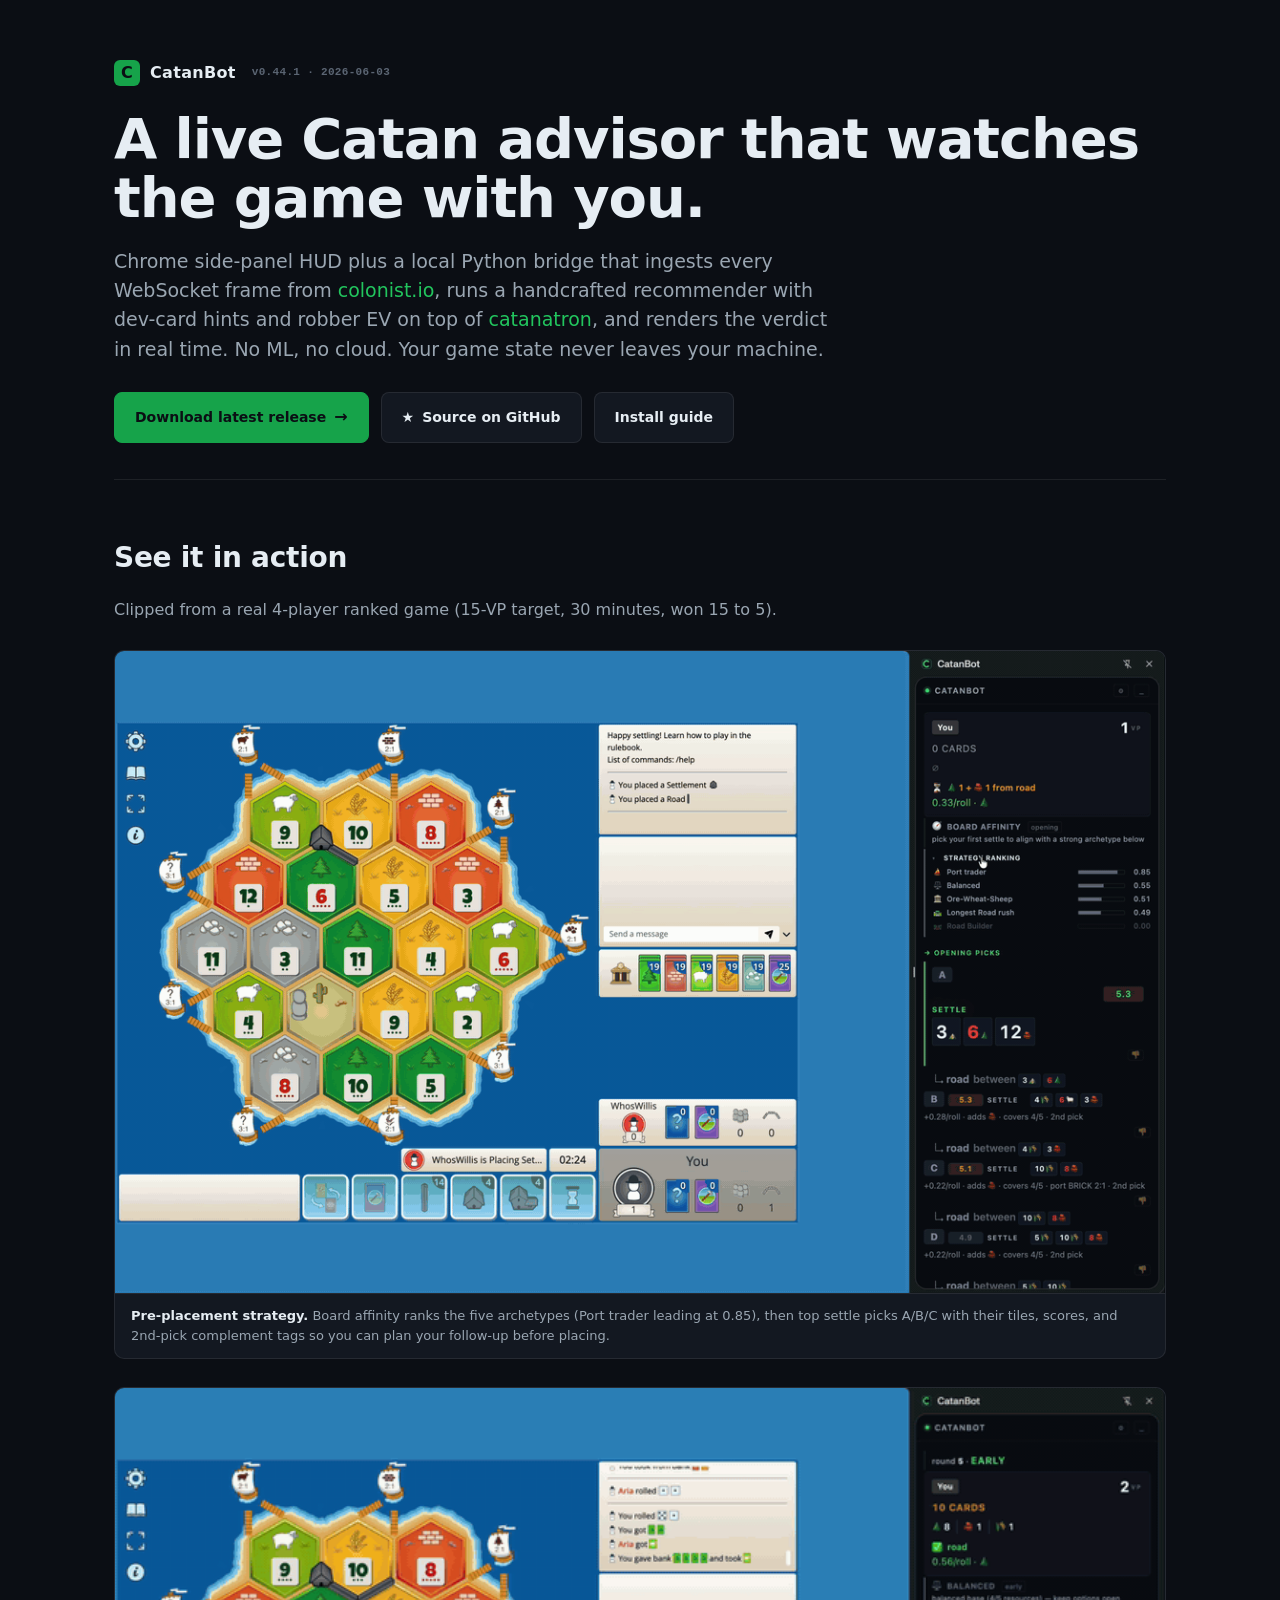
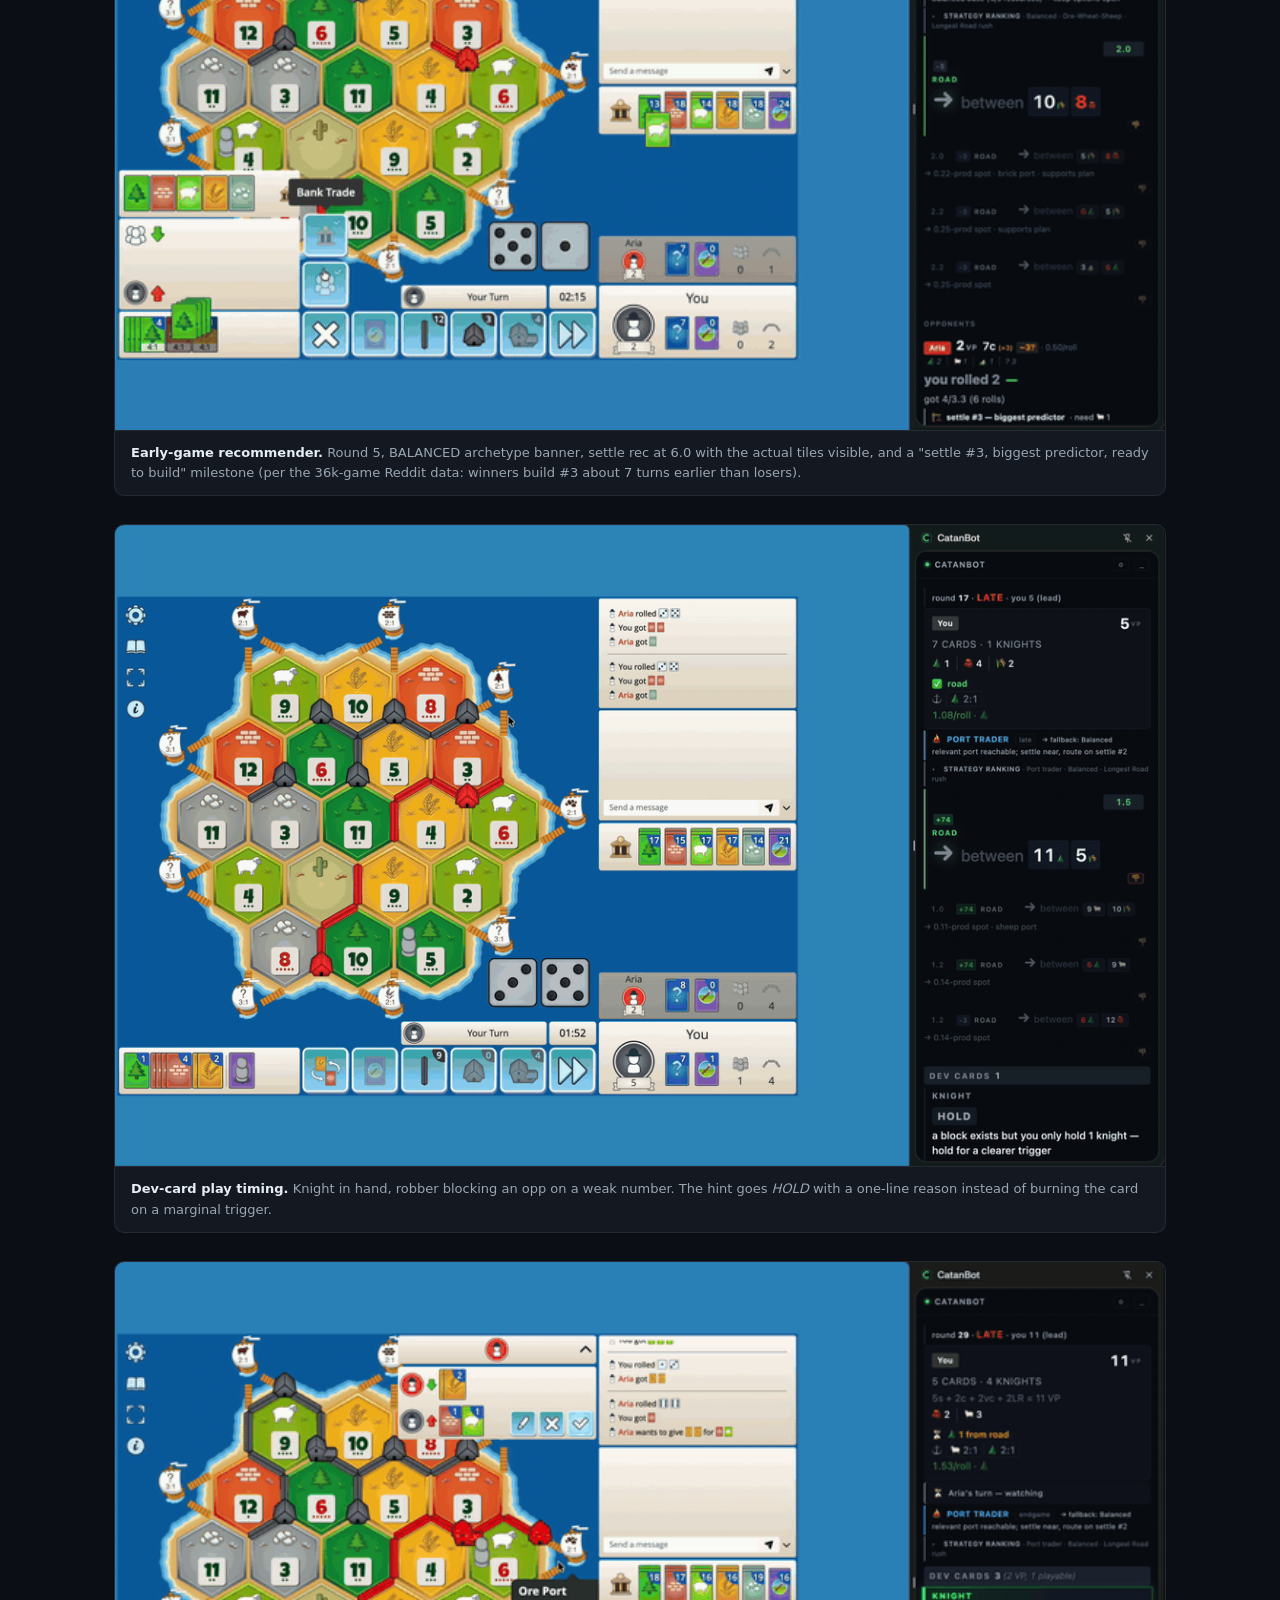
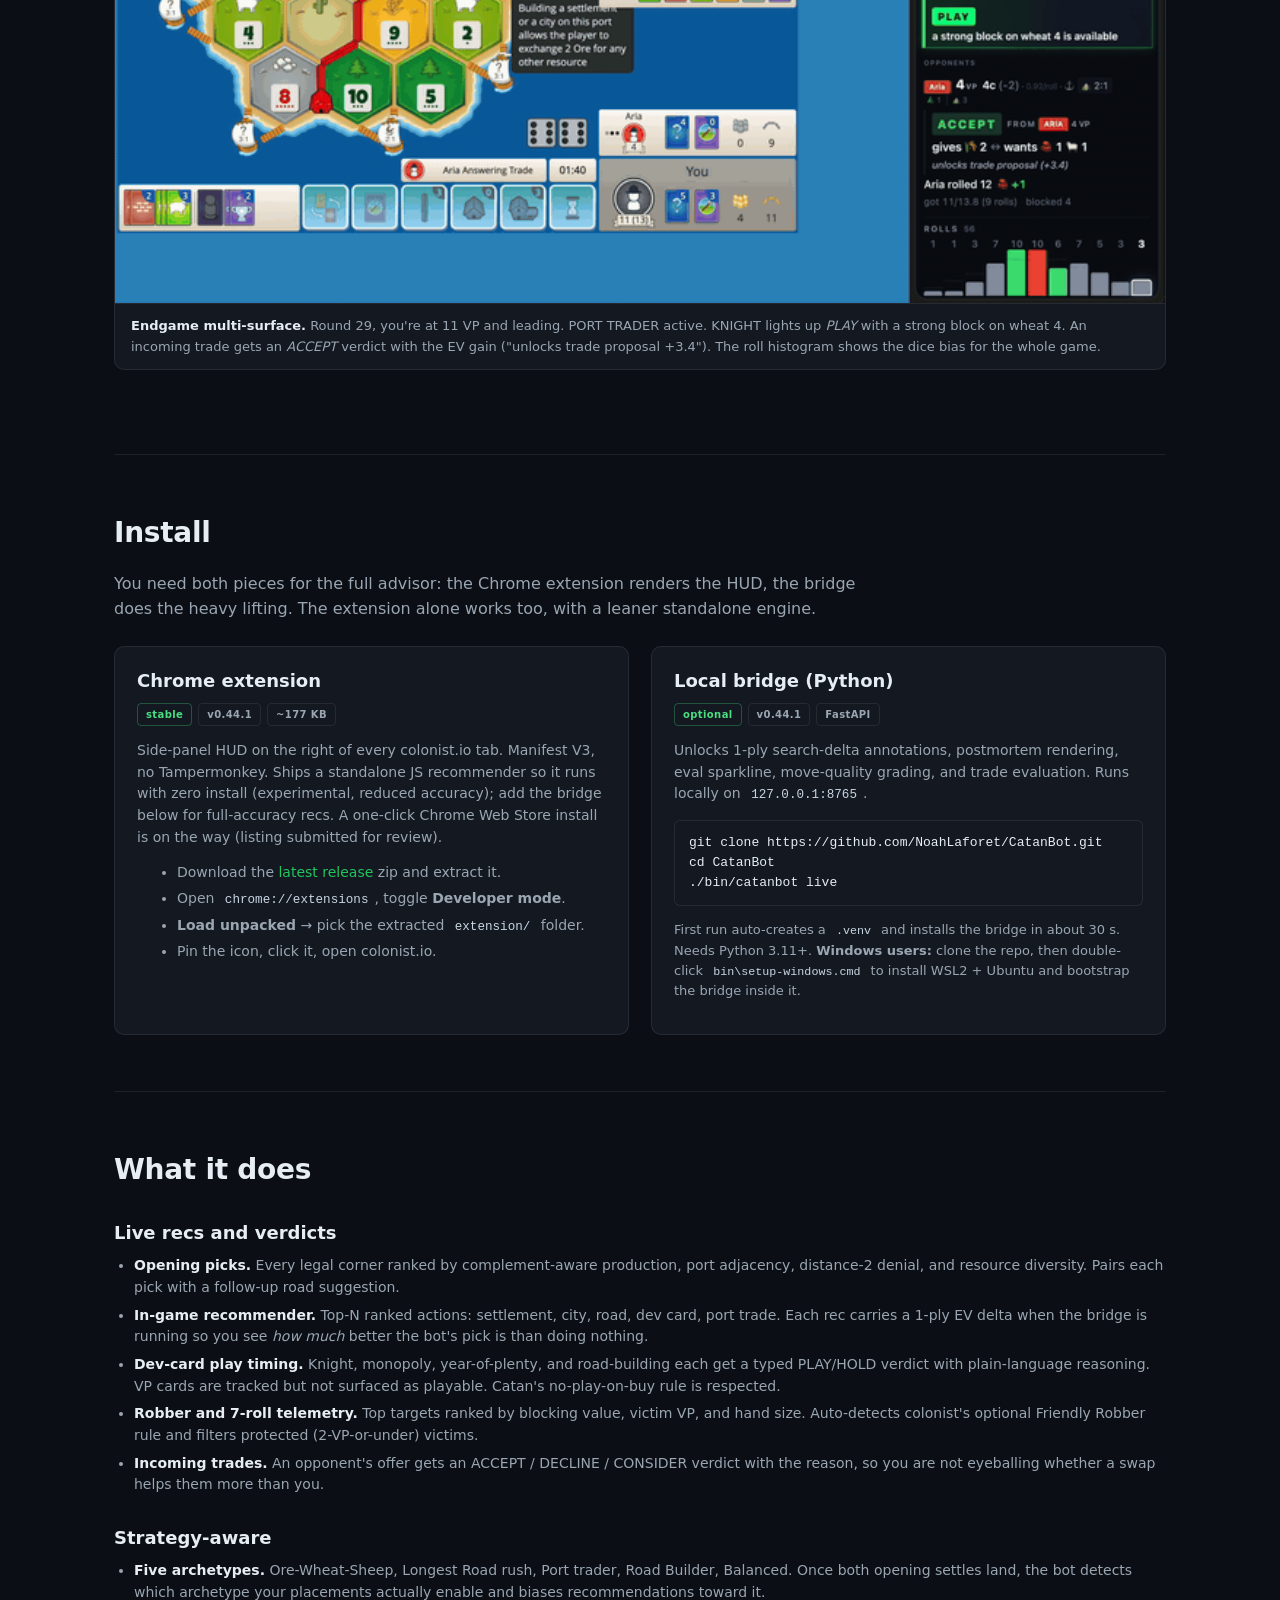
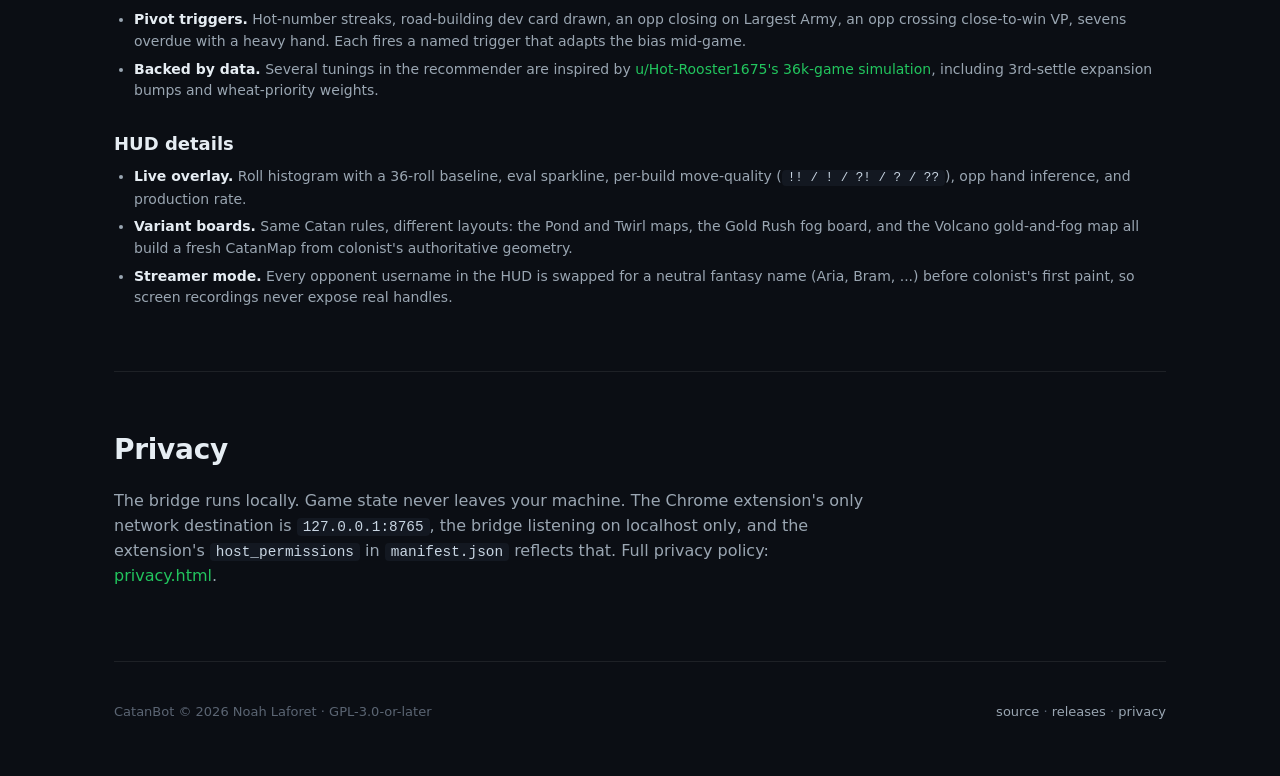
<file: docs/index.html>
<!doctype html>
<html lang="en">
<head>
<meta charset="utf-8">
<meta name="viewport" content="width=device-width, initial-scale=1">
<title>CatanBot · live Settlers of Catan advisor for colonist.io</title>
<meta name="description" content="Chrome extension + local Python bridge that runs a tournament-grade live advisor on top of colonist.io. Strategy archetypes, dev-card play timing, robber EV, opp inference.">
<meta property="og:title" content="CatanBot · live Catan advisor">
<meta property="og:description" content="Chrome side-panel HUD + local Python bridge. Real-time recs, dev-card hints, robber-target EV, opp inference, postmortem.">
<meta property="og:image" content="https://noahlaforet.github.io/CatanBot/media/04_trade_accept_wide.gif">
<meta property="og:url" content="https://noahlaforet.github.io/CatanBot/">
<meta name="theme-color" content="#0b0e14">
<style>
:root {
  --bg-0: #0b0e14;
  --bg-1: #131821;
  --bg-2: #1c2230;
  --fg: #e6edf3;
  --fg-dim: #9aa6b2;
  --fg-mute: #5b6573;
  --line: rgba(255,255,255,0.08);
  --accent: #16a34a;
  --accent-bright: #22c55e;
  --pos: #4ade80;
  --neg: #f87171;
  --warn: #fbbf24;
  --hex: #4aa7d4;
}
* { box-sizing: border-box; }
html { color-scheme: dark; }
body {
  margin: 0;
  background: var(--bg-0);
  color: var(--fg);
  font-family: -apple-system, BlinkMacSystemFont, "SF Pro Text", "Segoe UI", Roboto, system-ui, sans-serif;
  font-size: 16px;
  line-height: 1.55;
  -webkit-font-smoothing: antialiased;
}
a { color: var(--accent-bright); text-decoration: none; }
a:hover { text-decoration: underline; }
code, pre {
  font-family: ui-monospace, "SF Mono", Menlo, Consolas, monospace;
}
pre {
  background: var(--bg-1);
  border: 1px solid var(--line);
  border-radius: 6px;
  padding: 12px 14px;
  overflow-x: auto;
  font-size: 13px;
  line-height: 1.55;
}
code:not(pre code) {
  background: var(--bg-1);
  padding: 1px 6px;
  border-radius: 4px;
  font-size: 0.9em;
  color: #c9d6e3;
}
.wrap { max-width: 1100px; margin: 0 auto; padding: 0 24px; }
header {
  padding: 60px 0 36px;
  border-bottom: 1px solid var(--line);
}
.brand {
  display: inline-flex; align-items: center; gap: 10px;
  font-weight: 800; font-size: 16px; letter-spacing: 0.02em;
}
.brand .logo {
  width: 26px; height: 26px;
  background: var(--accent);
  color: var(--bg-0);
  border-radius: 6px;
  display: inline-flex; align-items: center; justify-content: center;
  font-weight: 900;
}
h1 {
  font-size: clamp(36px, 5vw, 56px);
  line-height: 1.05;
  margin: 24px 0 16px;
  letter-spacing: -0.02em;
}
.lede {
  font-size: 19px;
  color: var(--fg-dim);
  max-width: 720px;
  margin-bottom: 28px;
}
.cta-row {
  display: flex; gap: 12px; flex-wrap: wrap;
  margin-top: 24px;
}
.btn {
  display: inline-flex; align-items: center; gap: 8px;
  padding: 12px 20px;
  border-radius: 8px;
  font-weight: 700;
  font-size: 14px;
  border: 1px solid var(--line);
  background: var(--bg-1);
  color: var(--fg);
  text-decoration: none;
  transition: filter 80ms ease, transform 80ms ease;
}
.btn:hover { text-decoration: none; filter: brightness(1.18); }
.btn:active { transform: translateY(1px); }
.btn.primary {
  background: var(--accent);
  border-color: var(--accent);
  color: var(--bg-0);
}
.btn .arrow { font-size: 16px; }
.tag {
  font-family: ui-monospace, "SF Mono", Menlo, monospace;
  font-size: 11px;
  color: var(--fg-mute);
  margin-left: 6px;
}
section { padding: 56px 0; border-bottom: 1px solid var(--line); }
section h2 {
  font-size: 28px;
  margin: 0 0 18px;
  letter-spacing: -0.01em;
}
section h3 {
  font-size: 18px;
  margin: 28px 0 8px;
  color: var(--fg);
}
section p { color: var(--fg-dim); max-width: 760px; }
.clip {
  margin: 28px 0;
  border: 1px solid var(--line);
  border-radius: 10px;
  overflow: hidden;
  background: var(--bg-1);
}
.clip img { display: block; width: 100%; }
.clip-caption {
  padding: 12px 16px;
  font-size: 13px;
  color: var(--fg-dim);
  border-top: 1px solid var(--line);
}
.clip-caption strong { color: var(--fg); font-weight: 700; }

.grid-2 {
  display: grid;
  grid-template-columns: 1fr 1fr;
  gap: 22px;
  margin-top: 24px;
}
@media (max-width: 720px) {
  .grid-2 { grid-template-columns: 1fr; }
}
.card {
  background: var(--bg-1);
  border: 1px solid var(--line);
  border-radius: 10px;
  padding: 20px 22px;
}
.card h3 { margin-top: 0; font-size: 18px; }
.card p { color: var(--fg-dim); font-size: 14px; }
.card .meta {
  display: flex; gap: 6px; flex-wrap: wrap;
  margin: 8px 0 12px;
}
.pill {
  display: inline-block;
  font-size: 10px;
  font-weight: 800;
  letter-spacing: 0.04em;
  padding: 3px 8px;
  border-radius: 4px;
  border: 1px solid var(--line);
  color: var(--fg-dim);
}
.pill.green { color: var(--pos); border-color: rgba(74, 222, 128, 0.3); }
.pill.warn { color: var(--warn); border-color: rgba(251, 191, 36, 0.3); }

ul.feature-list {
  margin: 0;
  padding-left: 20px;
  color: var(--fg-dim);
  font-size: 14px;
}
ul.feature-list li { margin-bottom: 6px; }
ul.feature-list strong { color: var(--fg); font-weight: 700; }

.compact-list { font-size: 14px; color: var(--fg-dim); }
.compact-list li { margin-bottom: 4px; }

footer {
  padding: 40px 0 56px;
  font-size: 13px;
  color: var(--fg-mute);
}
footer a { color: var(--fg-dim); }
.footer-row { display: flex; justify-content: space-between; flex-wrap: wrap; gap: 12px; }

.center { text-align: center; }
.diag-strip {
  font-family: ui-monospace, "SF Mono", Menlo, monospace;
  font-size: 12px;
  color: var(--fg-mute);
  background: var(--bg-1);
  padding: 8px 12px;
  border-radius: 5px;
  border: 1px solid var(--line);
  display: inline-block;
}
</style>
</head>
<body>
<div class="wrap">
<header>
  <div class="brand">
    <span class="logo">C</span>
    <span>CatanBot</span>
    <span class="tag">v0.44.1 · 2026-06-03</span>
  </div>
  <h1>A live Catan advisor that watches the game with you.</h1>
  <p class="lede">
    Chrome side-panel HUD plus a local Python bridge that ingests
    every WebSocket frame from <a href="https://colonist.io">colonist.io</a>,
    runs a handcrafted recommender with dev-card hints and robber EV on
    top of <a href="https://github.com/bcollazo/catanatron">catanatron</a>,
    and renders the verdict in real time. No ML, no cloud. Your game
    state never leaves your machine.
  </p>
  <div class="cta-row">
    <a class="btn primary" href="https://github.com/NoahLaforet/CatanBot/releases/latest">
      <span>Download latest release</span> <span class="arrow">→</span>
    </a>
    <a class="btn" href="https://github.com/NoahLaforet/CatanBot">
      <span>★</span> <span>Source on GitHub</span>
    </a>
    <a class="btn" href="#install">Install guide</a>
  </div>
</header>

<section>
  <h2>See it in action</h2>
  <p>Clipped from a real 4-player ranked game (15-VP target, 30 minutes, won 15 to 5).</p>

  <div class="clip">
    <img src="media/01_opening_picks_wide.gif" alt="Pre-placement strategy ranking and top opening picks ranked A B C D">
    <div class="clip-caption">
      <strong>Pre-placement strategy.</strong> Board affinity ranks
      the five archetypes (Port trader leading at 0.85), then top
      settle picks A/B/C with their tiles, scores, and 2nd-pick
      complement tags so you can plan your follow-up before placing.
    </div>
  </div>

  <div class="clip">
    <img src="media/02_early_recs_wide.gif" alt="Round-5 recommender, settle hero score 6.0 with milestone banner">
    <div class="clip-caption">
      <strong>Early-game recommender.</strong> Round 5, BALANCED
      archetype banner, settle rec at 6.0 with the actual tiles
      visible, and a "settle #3, biggest predictor, ready to
      build" milestone (per the 36k-game Reddit data: winners
      build #3 about 7 turns earlier than losers).
    </div>
  </div>

  <div class="clip">
    <img src="media/03_knight_hold_wide.gif" alt="Dev-card knight HOLD verdict with rationale">
    <div class="clip-caption">
      <strong>Dev-card play timing.</strong> Knight in hand,
      robber blocking an opp on a weak number. The hint goes
      <em>HOLD</em> with a one-line reason instead of burning the
      card on a marginal trigger.
    </div>
  </div>

  <div class="clip">
    <img src="media/04_trade_accept_wide.gif" alt="Endgame: PORT TRADER, KNIGHT PLAY, trade ACCEPT, roll histogram">
    <div class="clip-caption">
      <strong>Endgame multi-surface.</strong> Round 29, you're at
      11 VP and leading. PORT TRADER active. KNIGHT lights up
      <em>PLAY</em> with a strong block on wheat 4. An incoming
      trade gets an <em>ACCEPT</em> verdict with the EV gain
      ("unlocks trade proposal +3.4"). The roll histogram shows the
      dice bias for the whole game.
    </div>
  </div>
</section>

<section id="install">
  <h2>Install</h2>
  <p>You need both pieces for the full advisor: the Chrome extension
  renders the HUD, the bridge does the heavy lifting. The extension
  alone works too, with a leaner standalone engine.</p>

  <div class="grid-2">

    <div class="card">
      <h3>Chrome extension</h3>
      <div class="meta">
        <span class="pill green">stable</span>
        <span class="pill">v0.44.1</span>
        <span class="pill">~177 KB</span>
      </div>
      <p>Side-panel HUD on the right of every colonist.io tab.
      Manifest V3, no Tampermonkey. Ships a standalone JS recommender
      so it runs with zero install (experimental, reduced accuracy);
      add the bridge below for full-accuracy recs. A one-click Chrome
      Web Store install is on the way (listing submitted for review).</p>
      <ul class="compact-list">
        <li>Download the <a href="https://github.com/NoahLaforet/CatanBot/releases/latest">latest release</a> zip and extract it.</li>
        <li>Open <code>chrome://extensions</code>, toggle <b>Developer mode</b>.</li>
        <li><b>Load unpacked</b> → pick the extracted <code>extension/</code> folder.</li>
        <li>Pin the icon, click it, open colonist.io.</li>
      </ul>
    </div>

    <div class="card">
      <h3>Local bridge (Python)</h3>
      <div class="meta">
        <span class="pill green">optional</span>
        <span class="pill">v0.44.1</span>
        <span class="pill">FastAPI</span>
      </div>
      <p>Unlocks 1-ply search-delta annotations, postmortem
      rendering, eval sparkline, move-quality grading, and trade
      evaluation. Runs locally on <code>127.0.0.1:8765</code>.</p>
      <pre>git clone https://github.com/NoahLaforet/CatanBot.git
cd CatanBot
./bin/catanbot live</pre>
      <p style="font-size:13px; margin-top:14px;">
        First run auto-creates a <code>.venv</code> and installs the
        bridge in about 30 s. Needs Python 3.11+. <b>Windows users:</b>
        clone the repo, then double-click <code>bin\setup-windows.cmd</code>
        to install WSL2 + Ubuntu and bootstrap the bridge inside it.
      </p>
    </div>

  </div>
</section>

<section>
  <h2>What it does</h2>

  <h3>Live recs and verdicts</h3>
  <ul class="feature-list">
    <li><strong>Opening picks.</strong> Every legal corner ranked by complement-aware production, port adjacency, distance-2 denial, and resource diversity. Pairs each pick with a follow-up road suggestion.</li>
    <li><strong>In-game recommender.</strong> Top-N ranked actions: settlement, city, road, dev card, port trade. Each rec carries a 1-ply EV delta when the bridge is running so you see <em>how much</em> better the bot's pick is than doing nothing.</li>
    <li><strong>Dev-card play timing.</strong> Knight, monopoly, year-of-plenty, and road-building each get a typed PLAY/HOLD verdict with plain-language reasoning. VP cards are tracked but not surfaced as playable. Catan's no-play-on-buy rule is respected.</li>
    <li><strong>Robber and 7-roll telemetry.</strong> Top targets ranked by blocking value, victim VP, and hand size. Auto-detects colonist's optional Friendly Robber rule and filters protected (2-VP-or-under) victims.</li>
    <li><strong>Incoming trades.</strong> An opponent's offer gets an ACCEPT / DECLINE / CONSIDER verdict with the reason, so you are not eyeballing whether a swap helps them more than you.</li>
  </ul>

  <h3>Strategy-aware</h3>
  <ul class="feature-list">
    <li><strong>Five archetypes.</strong> Ore-Wheat-Sheep, Longest Road rush, Port trader, Road Builder, Balanced. Once both opening settles land, the bot detects which archetype your placements actually enable and biases recommendations toward it.</li>
    <li><strong>Pivot triggers.</strong> Hot-number streaks, road-building dev card drawn, an opp closing on Largest Army, an opp crossing close-to-win VP, sevens overdue with a heavy hand. Each fires a named trigger that adapts the bias mid-game.</li>
    <li><strong>Backed by data.</strong> Several tunings in the recommender are inspired by <a href="https://www.reddit.com/r/boardgames/comments/1ssk2y0/i_simulated_36000_games_of_catan_some/">u/Hot-Rooster1675's 36k-game simulation</a>, including 3rd-settle expansion bumps and wheat-priority weights.</li>
  </ul>

  <h3>HUD details</h3>
  <ul class="feature-list">
    <li><strong>Live overlay.</strong> Roll histogram with a 36-roll baseline, eval sparkline, per-build move-quality (<code>!! / ! / ?! / ? / ??</code>), opp hand inference, and production rate.</li>
    <li><strong>Variant boards.</strong> Same Catan rules, different layouts: the Pond and Twirl maps, the Gold Rush fog board, and the Volcano gold-and-fog map all build a fresh CatanMap from colonist's authoritative geometry.</li>
    <li><strong>Streamer mode.</strong> Every opponent username in the HUD is swapped for a neutral fantasy name (Aria, Bram, ...) before colonist's first paint, so screen recordings never expose real handles.</li>
  </ul>
</section>

<section>
  <h2>Privacy</h2>
  <p>The bridge runs locally. Game state never leaves your
  machine. The Chrome extension's only network destination is
  <code>127.0.0.1:8765</code>, the bridge listening on localhost
  only, and the extension's <code>host_permissions</code> in
  <code>manifest.json</code> reflects that. Full privacy
  policy: <a href="privacy.html">privacy.html</a>.</p>
</section>

<footer>
  <div class="footer-row">
    <span>CatanBot © 2026 Noah Laforet · GPL-3.0-or-later</span>
    <span>
      <a href="https://github.com/NoahLaforet/CatanBot">source</a> ·
      <a href="https://github.com/NoahLaforet/CatanBot/releases">releases</a> ·
      <a href="privacy.html">privacy</a>
    </span>
  </div>
</footer>
</div>
</body>
</html>
</file>
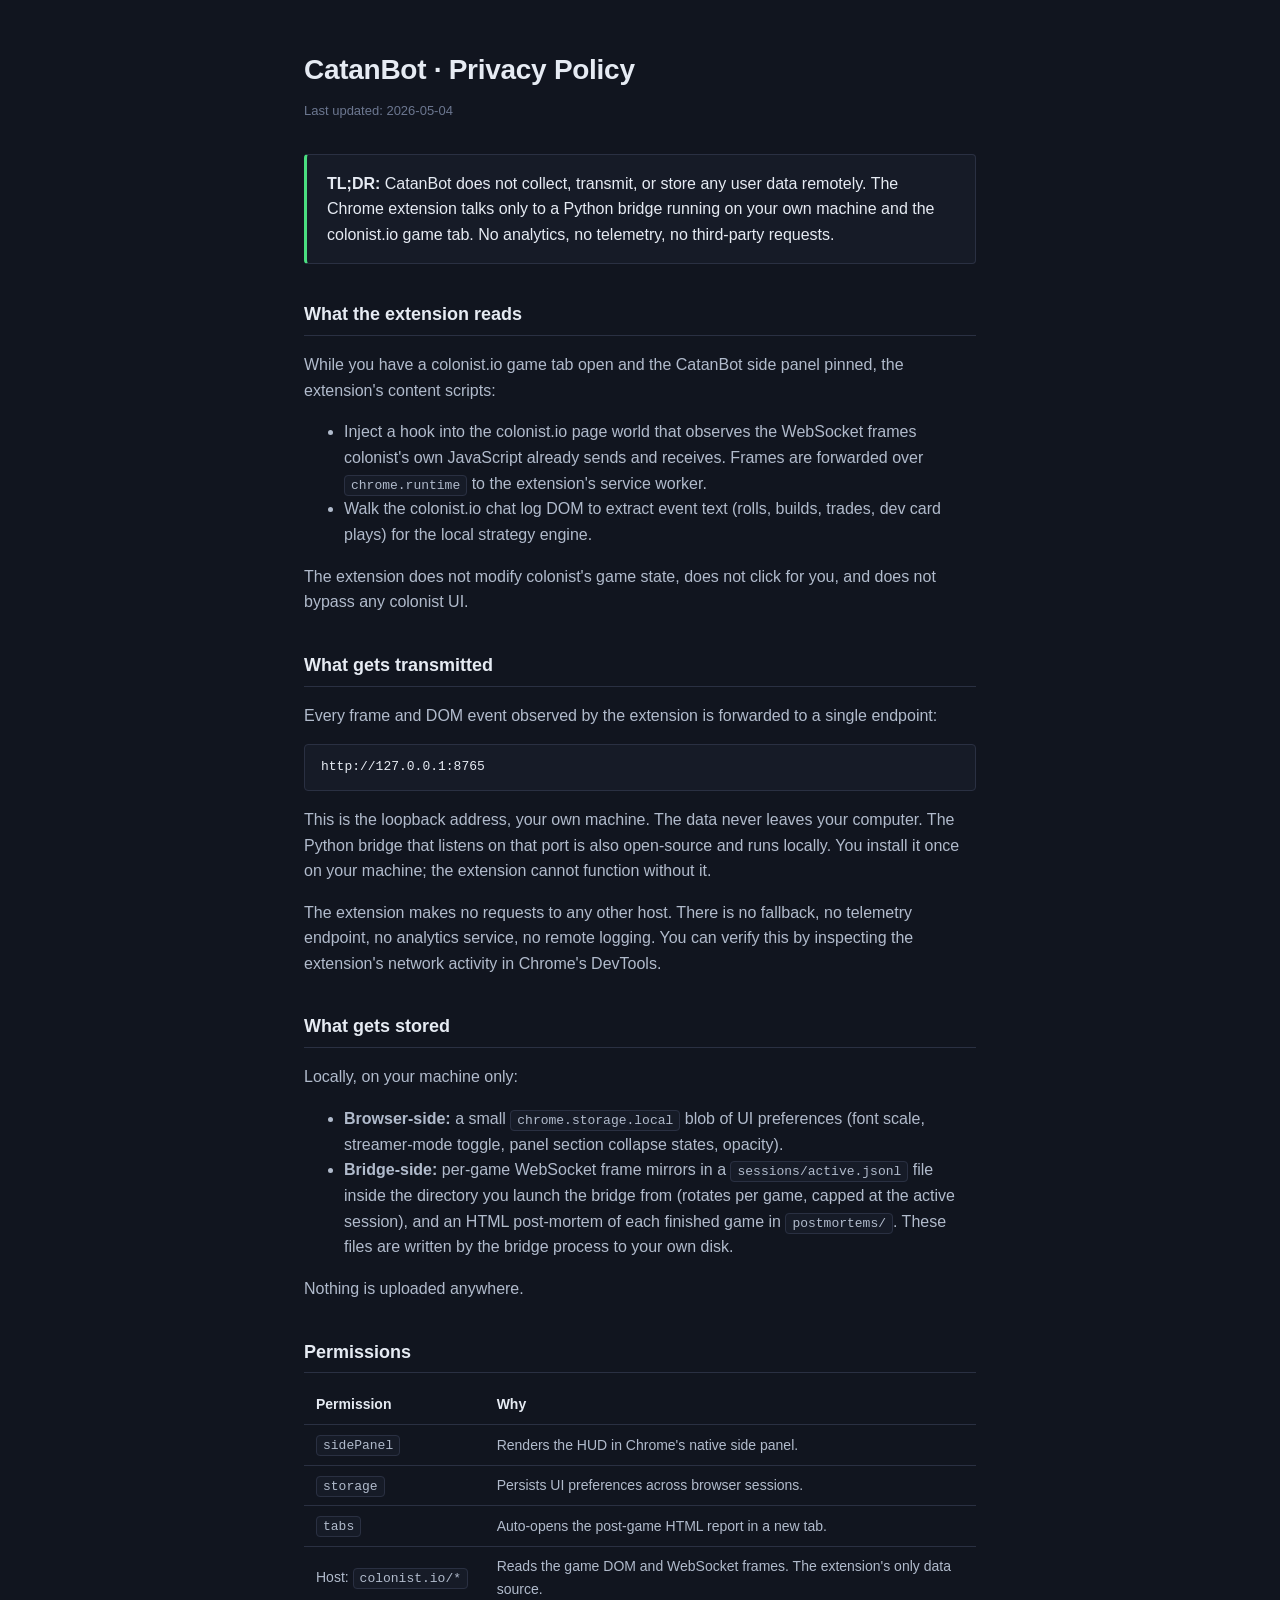
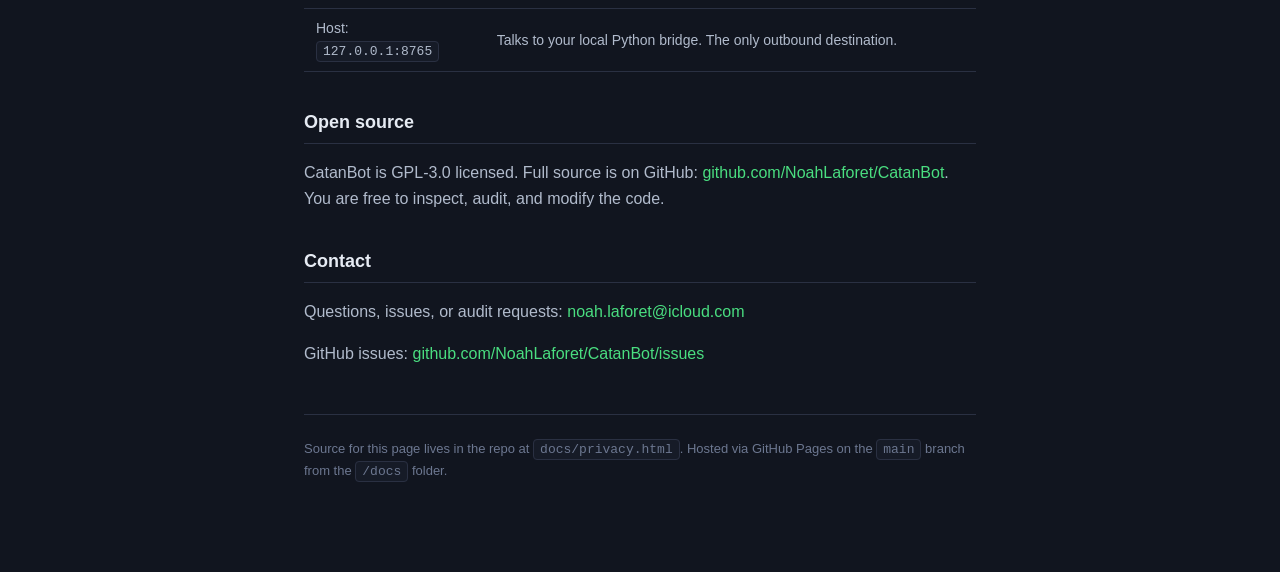
<file: docs/privacy.html>
<!DOCTYPE html>
<html lang="en">
<head>
<meta charset="utf-8">
<meta name="viewport" content="width=device-width, initial-scale=1">
<title>CatanBot · Privacy Policy</title>
<style>
  :root {
    --bg: #11151f;
    --bg-1: #161b27;
    --fg: #e6ebf3;
    --fg-mute: #b1bbcc;
    --fg-dim: #6c7790;
    --accent: #8a93a6;
    --pos: #4ade80;
    --line: #2a3042;
  }
  * { box-sizing: border-box; }
  html, body {
    margin: 0;
    background: var(--bg);
    color: var(--fg);
    font-family: -apple-system, BlinkMacSystemFont, "Segoe UI",
                 Roboto, sans-serif;
    line-height: 1.6;
  }
  main {
    max-width: 720px;
    margin: 0 auto;
    padding: 48px 24px 96px;
  }
  h1 {
    font-size: 28px;
    margin: 0 0 8px;
    letter-spacing: -0.01em;
  }
  h2 {
    font-size: 18px;
    margin: 36px 0 12px;
    color: var(--fg);
    border-bottom: 1px solid var(--line);
    padding-bottom: 6px;
  }
  .meta {
    color: var(--fg-dim);
    font-size: 13px;
    margin-bottom: 32px;
  }
  p, li { color: var(--fg-mute); }
  a { color: var(--pos); text-decoration: none; }
  a:hover { text-decoration: underline; }
  code, pre {
    font-family: "SF Mono", Menlo, Consolas, monospace;
    background: var(--bg-1);
    border: 1px solid var(--line);
    border-radius: 4px;
  }
  code { padding: 2px 6px; font-size: 13px; }
  pre {
    padding: 12px 16px;
    overflow-x: auto;
    font-size: 13px;
  }
  table {
    border-collapse: collapse;
    width: 100%;
    margin: 12px 0;
    font-size: 14px;
  }
  th, td {
    padding: 8px 12px;
    text-align: left;
    border-bottom: 1px solid var(--line);
    color: var(--fg-mute);
  }
  th { color: var(--fg); font-weight: 600; }
  .tldr {
    background: var(--bg-1);
    border: 1px solid var(--line);
    border-left: 3px solid var(--pos);
    border-radius: 4px;
    padding: 16px 20px;
    margin: 24px 0;
    color: var(--fg);
  }
  footer {
    margin-top: 48px;
    padding-top: 24px;
    border-top: 1px solid var(--line);
    color: var(--fg-dim);
    font-size: 13px;
  }
</style>
</head>
<body>
<main>
  <h1>CatanBot · Privacy Policy</h1>
  <div class="meta">Last updated: 2026-05-04</div>

  <div class="tldr">
    <strong>TL;DR:</strong> CatanBot does not collect, transmit,
    or store any user data remotely. The Chrome extension talks
    only to a Python bridge running on your own machine and the
    colonist.io game tab. No analytics, no telemetry, no
    third-party requests.
  </div>

  <h2>What the extension reads</h2>
  <p>
    While you have a colonist.io game tab open and the CatanBot
    side panel pinned, the extension's content scripts:
  </p>
  <ul>
    <li>
      Inject a hook into the colonist.io page world that observes
      the WebSocket frames colonist's own JavaScript already sends
      and receives. Frames are forwarded over
      <code>chrome.runtime</code> to the extension's service worker.
    </li>
    <li>
      Walk the colonist.io chat log DOM to extract event text
      (rolls, builds, trades, dev card plays) for the local
      strategy engine.
    </li>
  </ul>
  <p>
    The extension does not modify colonist's game state, does not
    click for you, and does not bypass any colonist UI.
  </p>

  <h2>What gets transmitted</h2>
  <p>
    Every frame and DOM event observed by the extension is
    forwarded to a single endpoint:
  </p>
  <pre>http://127.0.0.1:8765</pre>
  <p>
    This is the loopback address, your own machine. The data never
    leaves your computer. The Python bridge that listens on that
    port is also open-source and runs locally. You install it
    once on your machine; the extension cannot function without
    it.
  </p>
  <p>
    The extension makes no requests to any other host. There is
    no fallback, no telemetry endpoint, no analytics service, no
    remote logging. You can verify this by inspecting the
    extension's network activity in Chrome's DevTools.
  </p>

  <h2>What gets stored</h2>
  <p>Locally, on your machine only:</p>
  <ul>
    <li>
      <strong>Browser-side:</strong> a small
      <code>chrome.storage.local</code> blob of UI preferences
      (font scale, streamer-mode toggle, panel section collapse
      states, opacity).
    </li>
    <li>
      <strong>Bridge-side:</strong> per-game WebSocket frame
      mirrors in a <code>sessions/active.jsonl</code> file inside the
      directory you launch the bridge from
      (rotates per game, capped at the active session), and an
      HTML post-mortem of each finished game in
      <code>postmortems/</code>. These files are written by the
      bridge process to your own disk.
    </li>
  </ul>
  <p>Nothing is uploaded anywhere.</p>

  <h2>Permissions</h2>
  <table>
    <thead>
      <tr><th>Permission</th><th>Why</th></tr>
    </thead>
    <tbody>
      <tr>
        <td><code>sidePanel</code></td>
        <td>Renders the HUD in Chrome's native side panel.</td>
      </tr>
      <tr>
        <td><code>storage</code></td>
        <td>Persists UI preferences across browser sessions.</td>
      </tr>
      <tr>
        <td><code>tabs</code></td>
        <td>Auto-opens the post-game HTML report in a new tab.</td>
      </tr>
      <tr>
        <td>Host: <code>colonist.io/*</code></td>
        <td>Reads the game DOM and WebSocket frames. The extension's only data source.</td>
      </tr>
      <tr>
        <td>Host: <code>127.0.0.1:8765</code></td>
        <td>Talks to your local Python bridge. The only outbound destination.</td>
      </tr>
    </tbody>
  </table>

  <h2>Open source</h2>
  <p>
    CatanBot is GPL-3.0 licensed. Full source is on GitHub:
    <a href="https://github.com/NoahLaforet/CatanBot">
      github.com/NoahLaforet/CatanBot</a>.
    You are free to inspect, audit, and modify the code.
  </p>

  <h2>Contact</h2>
  <p>
    Questions, issues, or audit requests:
    <a href="mailto:noah.laforet@icloud.com">noah.laforet@icloud.com</a>
  </p>
  <p>
    GitHub issues:
    <a href="https://github.com/NoahLaforet/CatanBot/issues">
      github.com/NoahLaforet/CatanBot/issues</a>
  </p>

  <footer>
    Source for this page lives in the repo at
    <code>docs/privacy.html</code>. Hosted via GitHub Pages
    on the <code>main</code> branch from the <code>/docs</code>
    folder.
  </footer>
</main>
</body>
</html>
</file>
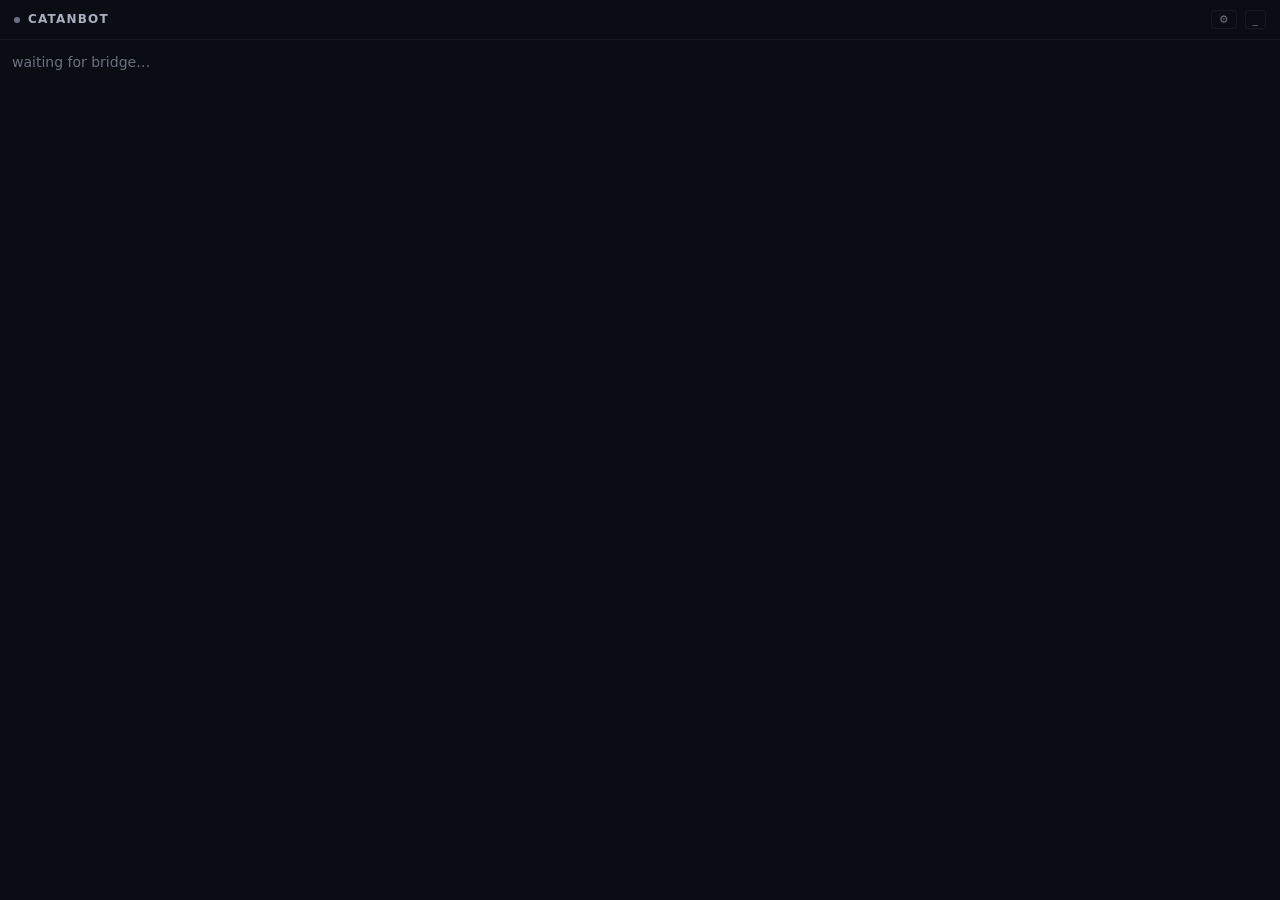
<file: extension/panel.html>
<!doctype html>
<html lang="en">
<head>
<meta charset="utf-8">
<title>CatanBot</title>
<link rel="stylesheet" href="panel.css">
</head>
<body>
<div class="panel" id="panel">
  <div class="header" id="header">
    <span class="dot" id="dot"></span>
    <span class="title">CatanBot</span>
    <span class="variant-badge" id="variant-badge"></span>
    <button class="scan-map-btn" id="scan-map-btn" title="This board's layout isn't in the bot's classic-rules allow-list yet. Click to confirm it uses standard tiles and rules so recs turn back on.">map not recognized: scan</button>
    <span class="friendly-robber-badge" id="friendly-robber-badge" title="Friendly Robber rule is on · players at or below 2 VP are protected; targets ranking has filtered them out.">friendly robber</span>
    <span class="paused-badge" id="paused-badge">paused</span>
    <button class="btn settings-btn" id="settings" title="settings (alt+s)">⚙</button>
    <button class="btn" id="popout" title="pop out into a separate window (alt+o)">⇱</button>
    <button class="btn" id="toggle" title="collapse/expand (alt+c)">_</button>
  </div>
  <div class="drawer" id="drawer">
    <div class="drawer-row">
      <span class="drawer-label">actions</span>
      <button class="drawer-btn danger" id="new-game">new game</button>
      <button class="drawer-btn" id="copy-snap">copy snapshot</button>
      <button class="drawer-btn" id="replay-frames" title="Re-broadcast the cached GameStart frame so the standalone path can rebuild from the current colonist game. Useful when extension mode says &quot;waiting for game start&quot; mid-game.">force replay</button>
    </div>
    <div class="drawer-row">
      <span class="drawer-label">advisor</span>
      <label class="toggle"><input type="checkbox" id="pause"/><span>pause banners &amp; recs</span></label>
    </div>
    <!-- Advisor-source selector. Hidden by default (dev-only): normal
         users are always in BRIDGE mode and never see auto / extension.
         panel.js removes the `hidden` attribute only when
         localStorage.catanbot_dev === '1'. -->
    <div class="drawer-row" id="advisor-mode-row" hidden>
      <span class="drawer-label">source</span>
      <label class="seg-radio">
        <input type="radio" name="advisor-mode" id="mode-auto" value="auto" checked/>
        <span>auto</span>
      </label>
      <label class="seg-radio">
        <input type="radio" name="advisor-mode" id="mode-bridge" value="bridge"/>
        <span>bridge only</span>
      </label>
      <label class="seg-radio">
        <input type="radio" name="advisor-mode" id="mode-extension" value="extension"/>
        <span>extension only</span>
      </label>
      <span class="seg-radio-status" id="advisor-mode-status"></span>
    </div>
    <div class="drawer-row">
      <span class="drawer-label">privacy</span>
      <label class="toggle"><input type="checkbox" id="streamer-mode"/><span>streamer mode (hide usernames)</span></label>
    </div>
    <div class="drawer-row">
      <span class="drawer-label">overlay</span>
      <label class="toggle"><input type="checkbox" id="overlay-on"/><span>in-page overlay (on the board)</span></label>
    </div>
    <div class="drawer-row">
      <span class="drawer-label">opacity</span>
      <input type="range" id="opacity" min="40" max="100" step="5" value="100"/>
      <span class="opacity-val" id="opacity-val">100%</span>
    </div>
    <div class="drawer-row">
      <span class="drawer-label">game</span>
      <label class="drawer-num"><span class="drawer-num-l">VP</span>
        <input type="number" id="vp-target" min="3" max="20" step="1"/>
      </label>
      <label class="drawer-num"><span class="drawer-num-l">discard</span>
        <input type="number" id="discard-limit" min="3" max="20" step="1"/>
      </label>
      <span class="drawer-num-status" id="game-cfg-status"></span>
    </div>
    <div class="drawer-row drawer-help">
      <span class="drawer-label">keys</span>
      <span class="drawer-hint">alt+p pause &middot; alt+c collapse &middot; alt+n new game &middot; alt+s settings &middot; alt+o pop out</span>
    </div>
  </div>
  <div class="body" id="body">
    <div id="content"><span class="muted">waiting for bridge&hellip;</span></div>
    <!-- Live roll histogram. Lives outside #content so its DOM
         persists across innerHTML rewrites — that's the only way to
         get the bar height transitions to fire on actual roll events
         instead of replaying every poll tick. -->
    <div id="hist-host" class="hist-host hidden">
      <div class="hist-h">rolls <span class="hist-total" id="hist-total">0</span></div>
      <div class="hist" id="hist"></div>
    </div>
    <!-- Eval sparkline (HUD principle #6). Shows the bridge's per-roll
         eval-state series; the line goes green when ahead, red when
         behind. Persistent SVG so the path animates only on real
         changes. Hidden until the bridge's eval_history has 2+ samples
         (one point isn't a line). -->
    <div id="eval-host" class="eval-host hidden">
      <div class="eval-h">eval <span class="eval-cur" id="eval-cur">0</span></div>
      <svg id="eval-graph" class="eval-graph" viewBox="0 0 200 56"
           preserveAspectRatio="none">
        <path id="eval-fill" class="eval-fill-pos" d=""></path>
        <line id="eval-zero" class="eval-zero" x1="0" y1="28" x2="200" y2="28"></line>
        <path id="eval-line" class="eval-line" d=""></path>
        <circle id="eval-dot" class="eval-dot" cx="0" cy="28" r="2.5"></circle>
      </svg>
    </div>
    <!-- Move-quality strip (HUD principle #7). Per-build chess-style
         classification of self plays vs. the bot's top-10 recs at
         decision time. Hidden until at least one post-setup self build
         has been graded — empty bridge state otherwise. -->
    <div id="mq-host" class="mq-host hidden">
      <div class="mq-h">moves</div>
      <div class="mq-tally" id="mq-tally"></div>
      <div class="mq-last" id="mq-last"></div>
    </div>
    <!-- Dev-deck remaining-by-type strip (Noah's 2026-05-02 ask). Last
         row in the body so it doesn't compete with active recs. Counts
         derived from PLAYED_{type} across all seats — VP cards omitted
         because plays aren't logged for them. -->
    <div id="dev-deck-host" class="dev-deck-host hidden">
      <div class="dev-deck-h">dev deck</div>
      <div class="dev-deck" id="dev-deck"></div>
    </div>
    <!-- Who-robbed-whom steal matrix. Persistent host like the strips
         above so its DOM survives #content rewrites. Hidden until the
         bridge ships a non-empty snap.steal_matrix (first steal lands). -->
    <div id="steals-host" class="steals-host hidden">
      <div class="steals-h">steals</div>
      <div class="steals" id="steals"></div>
    </div>
  </div>
  <div class="resize-handle" id="resize-handle" title="drag to resize"></div>
</div>
<!-- Type=module so panel.js can dynamic-import lib/index.js for
     the standalone JS recommender path. The non-module path
     used to work but blocked import() of the lib bundle when
     the bridge is unreachable. -->
<script type="module" src="panel.js"></script>
</body>
</html>
</file>
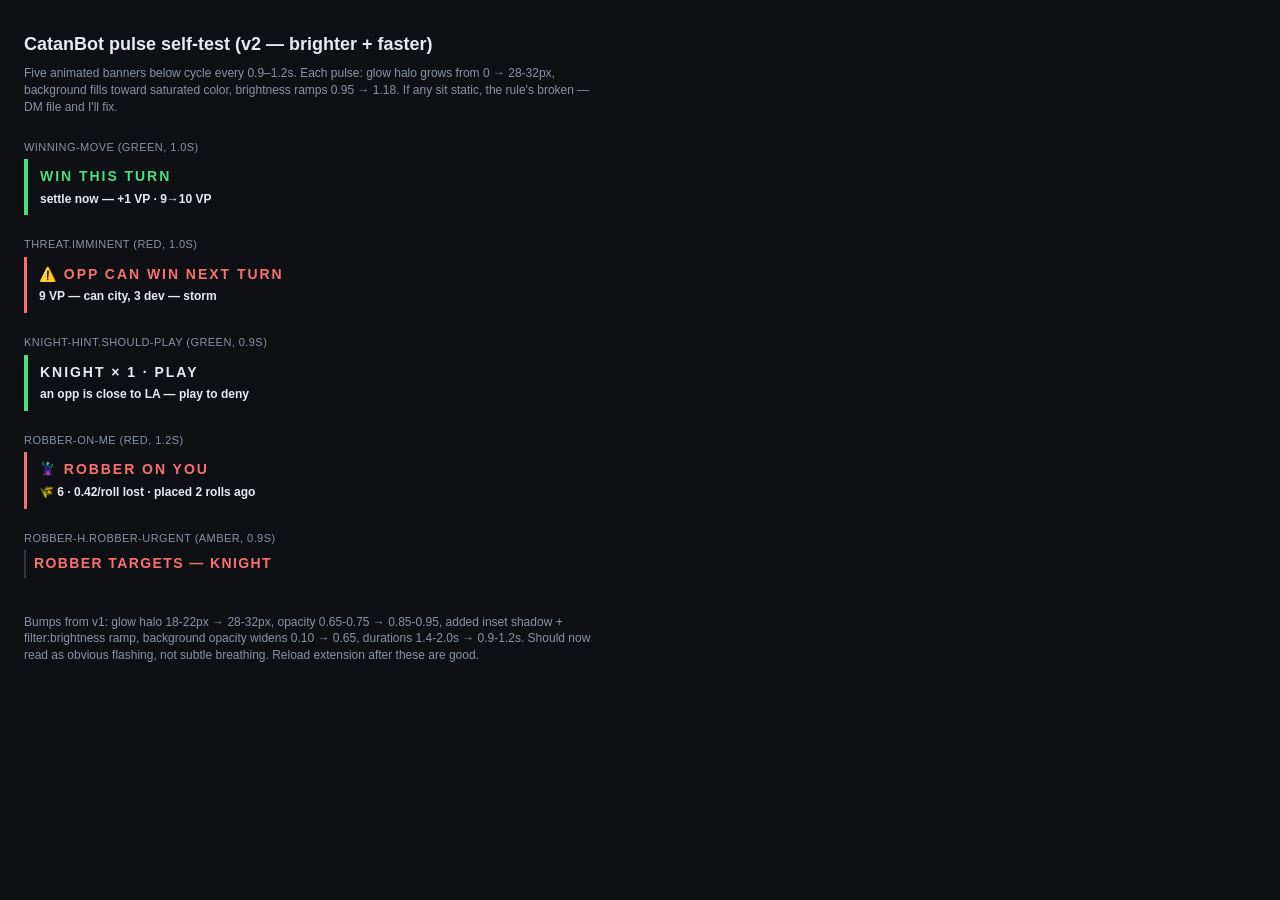
<file: extension/pulse-test.html>
<!doctype html>
<html lang="en">
<head>
<meta charset="utf-8">
<title>CatanBot pulse self-test</title>
<style>
  /* Mirrors the v0.27 redesign-override pulse rules in panel.css.
     If a pulse breathes here but not in the live extension, the
     bug is upstream (specificity, missing class on element). If
     it's static here, the rule itself is broken. */

  :root {
    --bg: #0e1014;
    --bg-1: #161922;
    --fg: #e7eaf0;
    --fg-mute: #8b93a3;
    --pos: #4ade80;
    --alert: #f87171;
    --watch: #fbbf24;
    --line-strong: #303541;
  }

  body {
    margin: 0;
    padding: 32px 24px;
    background: var(--bg);
    color: var(--fg);
    font: 14px/1.4 -apple-system, BlinkMacSystemFont, 'Segoe UI',
        sans-serif;
  }
  h1 { font-size: 18px; font-weight: 700; margin: 0 0 8px; }
  .lede {
    color: var(--fg-mute); margin: 0 0 24px;
    font-size: 12px; max-width: 580px;
  }
  .grid {
    display: grid; grid-template-columns: 1fr;
    gap: 18px; max-width: 540px;
  }
  .row {
    background: transparent; border: 0;
    border-left: 2px solid var(--line-strong);
    border-radius: 0; padding: 8px 0 8px 12px;
    margin: 4px 0;
    font-size: 12px; font-weight: 500; box-shadow: none;
  }
  .row .head {
    display: block; font-weight: 800; letter-spacing: 0.14em;
    text-transform: uppercase; font-size: 14px;
    margin-bottom: 4px;
  }
  .row .detail {
    color: var(--fg); font-weight: 600; font-size: 12px;
  }
  .label {
    color: var(--fg-mute); font-size: 11px;
    margin-bottom: 4px; letter-spacing: 0.04em;
    text-transform: uppercase;
  }

  /* === PULSE RULES (mirror panel.css v0.27 block — brighter v2) */

  .winning-move {
    animation: catanbot-win-pulse-flat 1.0s ease-in-out infinite alternate
      !important;
    border-left-color: var(--pos) !important;
    border-left-width: 4px !important;
    color: var(--pos) !important;
    font-weight: 800 !important;
  }
  @keyframes catanbot-win-pulse-flat {
    from {
      box-shadow: 0 0 0 0 rgba(74, 222, 128, 0.0) !important;
      background: linear-gradient(90deg,
        rgba(74, 222, 128, 0.10), var(--bg-1) 80%) !important;
      filter: brightness(0.95) !important;
    }
    to   {
      box-shadow: 0 0 32px 8px rgba(74, 222, 128, 0.95),
                  inset 0 0 14px 0 rgba(74, 222, 128, 0.30) !important;
      background: linear-gradient(90deg,
        rgba(74, 222, 128, 0.65), var(--bg-1) 85%) !important;
      filter: brightness(1.18) !important;
    }
  }

  .threat.imminent {
    animation: catanbot-imminent-pulse-flat 1.0s ease-in-out
      infinite alternate !important;
    border-left-color: var(--alert) !important;
    border-left-width: 3px !important;
    color: var(--alert) !important;
    font-weight: 800 !important;
  }
  @keyframes catanbot-imminent-pulse-flat {
    from {
      box-shadow: 0 0 0 0 rgba(248, 113, 113, 0.0) !important;
      background: linear-gradient(90deg,
        rgba(248, 113, 113, 0.10), var(--bg-1) 70%) !important;
      filter: brightness(0.95) !important;
    }
    to   {
      box-shadow: 0 0 30px 7px rgba(248, 113, 113, 0.90),
                  inset 0 0 12px 0 rgba(248, 113, 113, 0.28) !important;
      background: linear-gradient(90deg,
        rgba(248, 113, 113, 0.62), var(--bg-1) 75%) !important;
      filter: brightness(1.18) !important;
    }
  }

  .knight-hint.should-play,
  .dev-hint.should-play {
    animation: catanbot-play-pulse-flat 0.9s ease-in-out infinite alternate
      !important;
    border-left-color: var(--pos) !important;
    border-left-width: 4px !important;
  }
  @keyframes catanbot-play-pulse-flat {
    from {
      box-shadow: 0 0 0 0 rgba(74, 222, 128, 0.0) !important;
      background: linear-gradient(90deg,
        rgba(74, 222, 128, 0.10), var(--bg-1) 75%) !important;
      filter: brightness(0.95) !important;
    }
    to   {
      box-shadow: 0 0 28px 6px rgba(74, 222, 128, 0.85),
                  inset 0 0 12px 0 rgba(74, 222, 128, 0.28) !important;
      background: linear-gradient(90deg,
        rgba(74, 222, 128, 0.55), var(--bg-1) 82%) !important;
      filter: brightness(1.15) !important;
    }
  }

  .robber-on-me {
    animation: catanbot-robber-pulse-flat 1.2s ease-in-out infinite alternate
      !important;
    border-left-color: var(--alert) !important;
    border-left-width: 3px !important;
    color: var(--alert) !important;
    font-weight: 700 !important;
  }
  @keyframes catanbot-robber-pulse-flat {
    from {
      box-shadow: 0 0 0 0 rgba(248, 113, 113, 0.0) !important;
      background: linear-gradient(90deg,
        rgba(248, 113, 113, 0.10), var(--bg-1) 75%) !important;
      filter: brightness(0.95) !important;
    }
    to   {
      box-shadow: 0 0 28px 6px rgba(248, 113, 113, 0.85),
                  inset 0 0 12px 0 rgba(248, 113, 113, 0.28) !important;
      background: linear-gradient(90deg,
        rgba(248, 113, 113, 0.55), var(--bg-1) 82%) !important;
      filter: brightness(1.15) !important;
    }
  }

  .robber-h.robber-urgent {
    animation: catanbot-robber-action-pulse 0.9s ease-in-out infinite alternate
      !important;
    color: var(--alert) !important;
    font-weight: 800 !important;
    font-size: 14px;
    letter-spacing: 0.1em;
    text-transform: uppercase;
    padding: 4px 8px;
  }
  @keyframes catanbot-robber-action-pulse {
    from {
      text-shadow: 0 0 0 rgba(255, 211, 110, 0.0) !important;
      box-shadow: 0 0 0 0 rgba(255, 211, 110, 0.0) !important;
      filter: brightness(0.95) !important;
    }
    to {
      text-shadow: 0 0 14px rgba(255, 211, 110, 1.0),
                   0 0 4px rgba(255, 255, 255, 0.6) !important;
      box-shadow: 0 0 18px 3px rgba(255, 211, 110, 0.65) !important;
      filter: brightness(1.20) !important;
    }
  }
</style>
</head>
<body>
  <h1>CatanBot pulse self-test (v2 — brighter + faster)</h1>
  <p class="lede">
    Five animated banners below cycle every 0.9–1.2s.
    Each pulse: glow halo grows from 0 → 28-32px, background
    fills toward saturated color, brightness ramps 0.95 → 1.18.
    If any sit static, the rule's broken — DM file and I'll fix.
  </p>

  <div class="grid">

    <div>
      <div class="label">winning-move (green, 1.0s)</div>
      <div class="row winning-move">
        <span class="head">WIN THIS TURN</span>
        <span class="detail">settle now — +1 VP · 9→10 VP</span>
      </div>
    </div>

    <div>
      <div class="label">threat.imminent (red, 1.0s)</div>
      <div class="row threat imminent">
        <span class="head">⚠️ Opp can WIN NEXT TURN</span>
        <span class="detail">9 VP — can city, 3 dev — storm</span>
      </div>
    </div>

    <div>
      <div class="label">knight-hint.should-play (green, 0.9s)</div>
      <div class="row knight-hint should-play">
        <span class="head">KNIGHT × 1 · PLAY</span>
        <span class="detail">an opp is close to LA — play to deny</span>
      </div>
    </div>

    <div>
      <div class="label">robber-on-me (red, 1.2s)</div>
      <div class="row robber-on-me">
        <span class="head">🦹 ROBBER ON YOU</span>
        <span class="detail">🌾 6 · 0.42/roll lost · placed 2 rolls ago</span>
      </div>
    </div>

    <div>
      <div class="label">robber-h.robber-urgent (amber, 0.9s)</div>
      <div class="row robber-h robber-urgent">
        ROBBER TARGETS — KNIGHT
      </div>
    </div>

  </div>

  <p class="lede" style="margin-top:32px;">
    Bumps from v1: glow halo 18-22px → 28-32px, opacity 0.65-0.75
    → 0.85-0.95, added inset shadow + filter:brightness ramp,
    background opacity widens 0.10 → 0.65, durations 1.4-2.0s →
    0.9-1.2s. Should now read as obvious flashing, not subtle
    breathing. Reload extension after these are good.
  </p>
</body>
</html>
</file>
<file: extension/panel.css>
/* CatanBot HUD — port of userscript v0.25.4 styles into the
   Chrome extension's side panel. Same visual language: slate-blue
   dashboard, JetBrains Mono for numerics, signal palette of
   green/red/amber. The original was scoped under :host (shadow DOM);
   the side panel is its own document so we just rebase the variables
   on :root and the rest is unchanged.

   Adjustments from the userscript version:
   - .panel no longer needs position:fixed / box-shadow / outer
     rounding — it fills the side panel viewport instead.
   - Drag handle / resize-handle / opacity slider sections are kept
     for layout consistency but are visually hidden since the side
     panel handles those concerns at the Chrome level.
   - Fixed top-right positioning replaced by 100vw / 100vh.
*/

<style>
  /* --------------------------------------------------------------
     CatanBot HUD — v0.17 redesign.

     Principles:
     - ONE font family (JetBrains Mono) used across the HUD. Hierarchy
       comes from size/weight/casing, not a second typeface. Fewer
       decisions, more consistency.
     - Five signal colors total (pos / warn / alert / info / accent).
       Every semantic state maps to one of them — no bespoke hues.
     - Section dividers are real: a horizontal rule plus an inline
       uppercase label. The eye lands on section boundaries before
       it reads data.
     - Self block lives in an explicit card with a colored left
       border. Opps live in their own sibling cards. Banners share a
       single archetype (3px left-edge bar + uniform dark bg).
     - 14px body base with a 4px spacing grid. Generous line-height.
     -------------------------------------------------------------- */

  /* Fonts: system stack only (see --font / --font-mono below). No
     webfont fetch, so the panel's only network destinations stay
     colonist.io and the local bridge. Local Inter / JetBrains Mono are
     used automatically if the user has them installed. */
  :host, * { box-sizing: border-box; }

  .panel {
    /* layout */
    --panel-w: 620px;
    --panel-h: auto;
    /* Bumped from 1 to 1.1 — Noah's HUD principle: bigger text, fewer
       words, more obvious reading. 10% size bump applies uniformly to
       every font-size: calc(...px * var(--font-scale)) declaration so
       the type hierarchy stays consistent. Wider columns are explicitly
       OK per the same memory; if 620px starts cramping recs after the
       bump, widen the panel. */
    --font-scale: 1.1;

    /* spacing — 4px rhythm */
    --s-1: 2px;
    --s-2: 4px;
    --s-3: 8px;
    --s-4: 12px;
    --s-5: 16px;
    --s-6: 20px;
    --s-7: 24px;

    /* surfaces — cool slate-blue, dashboard-tool feel */
    --bg-0: #0a0d14;
    --bg-1: #11151f;
    --bg-2: #161b29;
    --bg-3: #1f2434;
    --line:        rgba(255, 255, 255, 0.05);
    --line-strong: rgba(255, 255, 255, 0.10);

    /* text ladder */
    --fg:       #eef1f6;
    --fg-mute:  #a8b0bf;
    --fg-dim:   #6b7180;
    --fg-label: #888ea1;

    /* signal palette — three real signal colors so the eye knows
       what matters at a glance. Green = the hero rec (your move).
       Red = a thing you must respond to (discard, threat, robber).
       Amber (--watch) = approaching a threshold but not there yet
       (6-7 cards, 6-7 VP at default). The remaining accents fold
       back into the neutral text ladder so they don't compete. */
    --pos:    #4ade80;   /* green: hero rec, positive marks       */
    --alert:  #ef4444;   /* red: must-act / danger                */
    --watch:  #f59e0b;   /* amber: approaching a threshold        */
    --warn:   #8a93a6;   /* WAS amber — now muted slate           */
    --info:   #8a93a6;   /* WAS blue  — now muted slate           */
    --accent: #8a93a6;   /* WAS violet — now muted slate          */

    --radius-sm: 4px;
    --radius:    8px;
    --radius-lg: 12px;

    --font: 'Inter', system-ui, -apple-system, 'Segoe UI', sans-serif;
    --font-mono: 'JetBrains Mono', ui-monospace, Menlo, Consolas, monospace;

    font-family: var(--font);
    font-size: calc(17px * var(--font-scale));
    line-height: 1.45;
    color: var(--fg);
    background: var(--bg-0);
    border: 1px solid var(--line-strong);
    border-radius: var(--radius-lg);
    width: var(--panel-w);
    /* Keep the whole HUD clamped to the viewport — header + drawer stay
       pinned at the top, body scrolls when tactical content overflows. */
    max-height: calc(100vh - 24px);
    display: flex;
    flex-direction: column;
    box-shadow:
      0 0 0 1px rgba(255, 255, 255, 0.03) inset,
      0 20px 50px rgba(0, 0, 0, 0.6),
      0 6px 16px rgba(0, 0, 0, 0.35);
    user-select: none;
    position: relative;
  }

  /* Header strip — live-dot + title + collapse button */
  .header {
    display: flex; align-items: center; gap: var(--s-3);
    padding: var(--s-3) var(--s-4);
    cursor: move;
    border-bottom: 1px solid var(--line);
    background: var(--bg-2);
    border-radius: var(--radius-lg) var(--radius-lg) 0 0;
    flex: 0 0 auto;
  }
  .title {
    flex: 1;
    font-weight: 800;
    font-size: calc(12px * var(--font-scale));
    letter-spacing: 0.18em;
    text-transform: uppercase;
    color: var(--fg);
  }
  .dot {
    width: 8px; height: 8px; border-radius: 50%;
    background: var(--fg-dim);
    transition: background 0.2s, box-shadow 0.2s;
  }
  .dot.live {
    background: var(--pos);
    box-shadow: 0 0 0 3px rgba(74, 222, 128, 0.18);
  }
  .btn {
    cursor: pointer;
    padding: 0 var(--s-3);
    color: var(--fg-dim);
    border: 1px solid var(--line);
    border-radius: var(--radius-sm);
    background: transparent;
    font-family: var(--font);
    font-size: calc(12px * var(--font-scale));
  }
  .btn:hover { color: var(--fg); border-color: var(--line-strong); }

  /* Body container. Flex child so the panel's max-height clamps it
     and tactical content scrolls rather than bleeding off the viewport
     when the drawer is open. min-height:0 is the magic that lets a
     flex child shrink below its natural size so overflow kicks in. */
  .body {
    padding: var(--s-4) var(--s-4) var(--s-6);
    flex: 1 1 auto;
    min-height: 0;
    overflow-y: auto;
    /* Flex column so children can be reordered via the order property
       — the recs flow lifts above the self/opp panels regardless of
       where it's emitted in the DOM. */
    display: flex;
    flex-direction: column;
    /* Thin, restrained scrollbar so the HUD doesn't look like a textarea. */
    scrollbar-width: thin;
    scrollbar-color: var(--bg-3) transparent;
  }
  /* Banners outrank everything (winning move, game progress). */
  .winning-move, .gprog { order: -2; }
  /* Recs/dev-card cluster sits above the self card. */
  .recs-flow { order: -1; }
  .body::-webkit-scrollbar { width: 6px; }
  .body::-webkit-scrollbar-track { background: transparent; }
  .body::-webkit-scrollbar-thumb {
    background: var(--bg-3);
    border-radius: 3px;
  }
  .body::-webkit-scrollbar-thumb:hover { background: var(--line-strong); }
  .body.collapsed { display: none; }

  /* --------------------------------------------------------------
     Resize grip — visible, grabbable. Three diagonal ticks in the
     bottom-right corner. Rounded to match panel's corner radius so
     the grip visually lives at the panel edge.
     -------------------------------------------------------------- */
  .resize-handle {
    position: absolute; right: 0; bottom: 0;
    width: 18px; height: 18px;
    cursor: nwse-resize;
    border-bottom-right-radius: var(--radius-lg);
    background:
      linear-gradient(135deg,
        transparent 0%, transparent 30%,
        var(--fg-mute) 30%, var(--fg-mute) 38%,
        transparent 38%, transparent 52%,
        var(--fg-mute) 52%, var(--fg-mute) 60%,
        transparent 60%, transparent 74%,
        var(--fg-mute) 74%, var(--fg-mute) 82%,
        transparent 82%);
    opacity: 0.55;
    transition: opacity 0.15s ease;
  }
  .resize-handle:hover { opacity: 1; }

  /* --------------------------------------------------------------
     Game-progress strip — "ROUND 7 · MID · YOU +1". Sits at the top
     under the header, separated from content by a hairline.
     -------------------------------------------------------------- */
  /* The progress strip carries real data (round, phase, who's
     leading), not just a label — so it scales up to 14px and
     drops the all-caps/letter-spacing chrome that made it feel
     like a header. Section dividers below still own the small-caps
     style; this row reads as content above them. */
  .gprog {
    font-size: calc(14px * var(--font-scale));
    font-weight: 600;
    letter-spacing: 0.02em;
    color: var(--fg-mute);
    font-variant-numeric: tabular-nums;
    margin: 0 0 var(--s-4);
    padding-bottom: var(--s-3);
    border-bottom: 1px solid var(--line);
  }
  .gprog .gp-round {
    color: var(--fg);
    font-weight: 700;
  }
  .gprog .ph-early,
  .gprog .ph-mid,
  .gprog .ph-late {
    font-weight: 700;
    text-transform: uppercase;
    letter-spacing: 0.08em;
    font-size: calc(13px * var(--font-scale));
  }
  .gprog .ph-early { color: var(--pos); }
  .gprog .ph-mid   { color: var(--accent); }
  .gprog .ph-late  { color: var(--alert); }
  .gprog .stand-self { color: var(--accent); font-weight: 700; }
  .gprog .stand-gap  { color: var(--fg-dim); }

  /* --------------------------------------------------------------
     Section headings — horizontal hairline + inline uppercase label.
     Primary mechanism for grouping content. Two shapes:
       .sec-h   — generic section (OPPS, ROLL, etc.)
       .recs-h  — recommendations (green accent)
     Both share the same structure so they feel visually consistent.
     -------------------------------------------------------------- */
  .sec-h, .recs-h, .robber-h {
    display: flex; align-items: center;
    gap: var(--s-3);
    margin: var(--s-5) 0 var(--s-3);
    font-size: calc(11px * var(--font-scale));
    font-weight: 700;
    letter-spacing: 0.18em;
    text-transform: uppercase;
    color: var(--fg-label);
  }
  .sec-h::after, .recs-h::after, .robber-h::after {
    content: "";
    flex: 1;
    height: 1px;
    background: var(--line);
  }
  .recs-h          { color: var(--pos); }
  .recs-h.plan-h   { color: var(--info); }
  .robber-h        { color: var(--alert); }
  .sec-h.sec-opps  { color: var(--fg-label); }
  .sec-h.sec-roll  { color: var(--info); }
  .sec-h.sec-signals { color: var(--watch); }
  .sec-h.sec-dev   { color: var(--accent); }

  /* Deprecated in v0.17 — section headers replace the raw hr */
  .hr { display: none; }

  /* --------------------------------------------------------------
     SELF CARD — player identity + hand + primary action.
     Distinct visual container. The top row is the identity bar
     (pill name + big VP number + terse stats). Below that, the
     hand row gets generous horizontal spacing. Afford line is the
     call-to-action — green when something's buildable.
     -------------------------------------------------------------- */
  .card.self {
    padding: var(--s-4);
    background: var(--bg-1);
    border: 1px solid var(--line);
    border-left: 3px solid var(--fg-dim);
    border-radius: var(--radius);
  }
  .you {
    display: flex; align-items: center;
    gap: var(--s-3);
    flex-wrap: wrap;
    margin-bottom: var(--s-2);
  }
  .color-pill {
    display: inline-block;
    padding: 2px var(--s-3);
    border-radius: var(--radius);
    color: #111;
    font-weight: 800;
    font-size: calc(13px * var(--font-scale));
    letter-spacing: 0.04em;
    vertical-align: middle;
  }
  .you .color-pill {
    font-size: calc(15px * var(--font-scale));
    padding: 3px var(--s-4);
    font-weight: 800;
  }
  .you .vp-big {
    font-size: calc(32px * var(--font-scale));
    font-weight: 900;
    color: var(--accent);
    font-variant-numeric: tabular-nums;
    line-height: 1;
    margin-left: auto;
    letter-spacing: 0.02em;
  }
  .you .vp-big .lbl {
    font-size: calc(11px * var(--font-scale));
    color: var(--fg-dim);
    letter-spacing: 0.18em;
    margin-left: var(--s-1);
    font-weight: 700;
    vertical-align: 4px;
    text-transform: uppercase;
  }
  .you .self-meta {
    color: var(--fg-mute);
    font-size: calc(13px * var(--font-scale));
    font-variant-numeric: tabular-nums;
    letter-spacing: 0.06em;
    text-transform: uppercase;
    opacity: 0.85;
    width: 100%;
    margin-top: var(--s-1);
  }
  .you .self-meta .fat-hand {
    color: var(--alert);
    font-weight: 700;
  }
  .you .self-meta .watch-hand {
    color: var(--watch);
    font-weight: 700;
  }

  /* Hand row — resource counts, big and airy. Bumped to 17px so the
     resource counts are legible at a glance without leaning in.
     Cells render icon-first so the eye lands on the resource, then
     reads the number. Separator bars between cells make it obvious
     which number belongs to which resource. */
  .hand {
    display: flex; flex-wrap: wrap;
    padding: var(--s-2) 0;
    font-size: calc(17px * var(--font-scale));
    font-weight: 600;
    font-variant-numeric: tabular-nums;
    color: var(--fg);
  }
  .hand span {
    display: inline-flex; align-items: center;
    gap: 5px;
    padding: 0 10px;
    border-left: 1px solid rgba(255, 255, 255, 0.18);
  }
  .hand span:first-child {
    padding-left: 0;
    border-left: 0;
  }
  .hand .muted {
    border-left: 0;
    padding-left: 0;
  }
  .hand .mono-risk {
    color: var(--watch);
    font-weight: 700;
    text-shadow: 0 0 6px rgba(251, 191, 36, 0.3);
  }
  .mono-warn {
    color: var(--watch);
    font-size: calc(13px * var(--font-scale));
    font-weight: 700;
    margin: var(--s-1) 0;
    letter-spacing: 0.04em;
  }

  /* Banner icon — shared visual token across mono-warn, threat,
     win-prox, robber-on-me, lr-race, la-race, discard-hint, afford.
     Sized slightly larger than the surrounding text so the icon
     reads as the banner's anchor. font-style:normal because some
     parent rules italicize. Margin-right gives consistent spacing
     between icon and headline. */
  .b-ico {
    display: inline-block;
    font-size: 1.15em;
    font-style: normal;
    margin-right: var(--s-1);
    line-height: 1;
    vertical-align: -1px;
  }

  /* Affordability line — immediate "what can I buy this turn" CTA.
     Sized up to 16px so it's a primary scan target; the .none and
     .near variants step back since those aren't actionable right now.
     The arrow lead is dimmed so the build name is what reads. */
  .afford {
    color: var(--pos);
    font-weight: 700;
    margin: var(--s-2) 0 var(--s-1);
    font-size: calc(16px * var(--font-scale));
    letter-spacing: 0.02em;
  }
  .afford.none {
    color: var(--fg-dim);
    font-weight: 400;
    font-size: calc(13px * var(--font-scale));
  }
  .afford.near {
    color: var(--watch);
    font-weight: 600;
    font-size: calc(14px * var(--font-scale));
  }

  /* Self sub-info row — VP breakdown, ports, production rate. All
     dim metadata that sits below the main self card. */
  .vpb {
    color: var(--fg-dim);
    font-size: calc(13px * var(--font-scale));
    margin-top: var(--s-1);
    letter-spacing: 0.02em;
  }
  /* Self ports — same chip group format as opp rows so the eye
     doesn't have to learn two layouts. ⚓ glyph anchors the row. */
  .ports {
    color: var(--info);
    font-size: calc(13px * var(--font-scale));
    margin-top: var(--s-1);
    letter-spacing: 0.02em;
  }
  .ports .port-chip {
    display: inline-block;
    margin-left: var(--s-1);
    padding: 0 5px;
    border-radius: 3px;
    background: var(--bg-1);
    border: 1px solid var(--line);
    color: var(--info);
    font-variant-numeric: tabular-nums;
  }
  .prod {
    color: var(--pos);
    opacity: 0.9;
    font-size: calc(13px * var(--font-scale));
    margin-top: var(--s-1);
    letter-spacing: 0.02em;
    font-variant-numeric: tabular-nums;
  }

  /* Hand-drift warning — appears when tracker state disagrees */
  .drift {
    color: var(--alert);
    font-size: calc(13px * var(--font-scale));
    margin: var(--s-1) 0;
    font-weight: 600;
  }

  /* --------------------------------------------------------------
     OPP CARDS — list of opponent rows, each in its own mini-card.
     Left border highlights tracked (green) or hot-knight (amber).
     Hand breakdown sits inline on the same row; tags trail.
     -------------------------------------------------------------- */
  .opps {
    display: flex; flex-direction: column;
    gap: var(--s-2);
  }
  .opp {
    padding: var(--s-3) var(--s-4);
    background: var(--bg-1);
    border: 1px solid var(--line);
    border-left: 3px solid var(--fg-dim);
    border-radius: var(--radius);
    color: var(--fg-mute);
    font-size: calc(15px * var(--font-scale));
    transition: border-left-color 0.2s ease;
    line-height: 1.4;
  }
  .opp.tracked    { border-left-color: var(--pos); }
  .opp.hot-knight { border-left-color: var(--watch); }
  .opp .color-pill {
    font-size: calc(13px * var(--font-scale));
    padding: 2px var(--s-3);
    font-weight: 800;
  }
  /* VP is the headline number per opp — it's how close they are to
     winning. Tier the color: dim grey at low VP (most of the game),
     amber at 6+ (getting close), red at 8+ (one move could end it).
     The "VP" label rides smaller alongside so the number is what
     the eye actually grabs. */
  .opp .opp-vp {
    font-variant-numeric: tabular-nums;
    font-weight: 800;
    color: var(--fg);
    font-size: calc(18px * var(--font-scale));
    margin: 0 var(--s-2);
    letter-spacing: 0.01em;
  }
  .opp .opp-vp .lbl {
    font-size: calc(10px * var(--font-scale));
    margin-left: 2px;
    font-weight: 600;
    color: var(--fg-mute);
    letter-spacing: 0.08em;
  }
  .opp .opp-vp.watch  { color: var(--watch); }
  .opp .opp-vp.watch  .lbl { color: var(--watch); opacity: 0.7; }
  .opp .opp-vp.danger { color: var(--alert); }
  .opp .opp-vp.danger .lbl { color: var(--alert); opacity: 0.7; }
  /* Card count: also a primary signal (steal target / 7-roll discard
     pool). Sits next to VP with similar weight; fat-hand colors
     applied separately by .fat-hand on the inner span. */
  .opp .opp-cards {
    color: var(--fg);
    font-weight: 700;
    font-variant-numeric: tabular-nums;
    font-size: calc(15px * var(--font-scale));
  }
  .opp .opp-hand {
    color: var(--fg);
    font-variant-numeric: tabular-nums;
    font-size: calc(16px * var(--font-scale));
    font-weight: 600;
    display: inline-flex; flex-wrap: wrap;
    margin-left: var(--s-2);
  }
  .opp .opp-hand > span {
    display: inline-flex; align-items: center;
    gap: 4px;
    padding: 0 8px;
    border-left: 1px solid rgba(255, 255, 255, 0.16);
  }
  .opp .opp-hand > span:first-child {
    padding-left: 0;
    border-left: 0;
  }
  .opp.tracked .opp-hand { color: var(--pos); }
  /* Probabilistic card read: the faded "+67%" tail is a chance, not a
     count, so it stays smaller and dimmer than the guaranteed minimum
     it rides next to. A resource we only *might* see (no guaranteed
     floor) dims the whole cell so the eye lands on the certain cards. */
  .opp .opp-hand .opp-prob {
    font-size: calc(11px * var(--font-scale));
    font-weight: 500;
    color: var(--fg-mute);
    opacity: 0.85;
  }
  .opp .opp-hand > span.opp-maybe {
    opacity: 0.55;
    font-weight: 500;
  }
  /* Steal pressure: an opponent who keeps robbing you. Tinted toward the
     danger color so it reads as a threat in the muted tag strip. */
  .opp .steal-vs {
    color: var(--neg, #e57373);
    font-weight: 600;
  }
  /* Untracked = at least one hidden steal/discard moved cards we
     couldn't attribute. Italicize the breakdown so Noah reads it
     as a "best guess" rather than ground truth. The total card
     count above stays upright — that one IS authoritative. */
  .opp:not(.tracked) .opp-hand {
    font-style: italic;
    color: var(--fg-mute);
  }
  /* Tactical signals on opp rows — these fire when an opp is about to
     do something dangerous ('can buy settlement', '1 wheat short of city').
     Sized as readable content, not chrome — at 11px they were quieter
     than the muted dev/kp/prod tags they sit next to. */
  .opp .can-afford {
    color: var(--watch);
    font-weight: 700;
    letter-spacing: 0.06em;
    text-transform: uppercase;
    font-size: calc(13px * var(--font-scale));
  }
  .opp .one-short {
    color: var(--watch);
    opacity: 0.85;
    font-weight: 600;
    font-variant-numeric: tabular-nums;
    font-size: calc(13px * var(--font-scale));
  }
  .opp .fat-hand, .you .fat-hand {
    color: var(--alert);
    font-weight: 700;
  }
  .opp .watch-hand, .you .watch-hand {
    color: var(--watch);
    font-weight: 700;
  }
  /* Card-delta indicator. Amber (not red) — "they're accumulating,
     watch out" is a softer signal than fat-hand red ("they're over
     the discard cliff"). Using two reds for two semantically
     different states confuses the eye; keep red for the cliff and
     amber for the growth trend. */
  .opp .card-up {
    color: var(--watch);
    font-weight: 600;
    font-variant-numeric: tabular-nums;
  }
  .opp .card-dn {
    color: var(--fg-dim);
    font-variant-numeric: tabular-nums;
  }
  .opp .dev-stash {
    color: var(--watch);
    font-weight: 700;
  }
  /* Opp ports — chip group, scannable at a glance. The ⚓ acts as a
     label glyph so the format isn't a comma-joined string of icons
     that reads as "port mountain, 3" when icons don't render. */
  .opp .op-ports {
    color: var(--fg-mute);
    font-variant-numeric: tabular-nums;
    font-size: calc(13px * var(--font-scale));
  }
  .opp .op-port {
    display: inline-block;
    margin-left: var(--s-1);
    padding: 0 4px;
    border-radius: 3px;
    background: var(--bg-1);
    border: 1px solid var(--line);
    color: var(--fg-mute);
  }

  /* --------------------------------------------------------------
     ROLL BANNER — last dice outcome. Prominent when self rolled
     (accent gold); dimmer for opp rolls. Yield trailer in green.
     -------------------------------------------------------------- */
  .roll {
    color: var(--fg);
    font-weight: 500;
    font-size: calc(15px * var(--font-scale));
    margin-bottom: var(--s-2);
    letter-spacing: 0.01em;
  }
  .roll.you-rolled {
    color: var(--accent);
    font-weight: 800;
    font-size: calc(18px * var(--font-scale));
  }
  .roll b { font-weight: 800; }
  .roll .roll-yield {
    color: var(--pos);
    font-weight: 700;
    font-variant-numeric: tabular-nums;
    margin-left: var(--s-2);
  }
  .roll .roll-blocked {
    color: var(--alert);
    opacity: 0.75;
    font-weight: 600;
    margin-left: var(--s-2);
  }
  .opp-yields {
    color: var(--fg-dim);
    font-size: calc(13px * var(--font-scale));
    margin: 0 0 var(--s-2);
    font-variant-numeric: tabular-nums;
  }
  .opp-yields .oy-blk {
    color: var(--alert);
    opacity: 0.7;
  }

  /* --------------------------------------------------------------
     Live roll histogram. 11 vertical columns (2..12). Each column
     persists across innerHTML rewrites because the histogram lives
     in its own DOM host outside ui.content's tree — render() mutates
     bar heights in place, so the height transition fires when a new
     roll lands instead of replaying from 0 every tick.
     -------------------------------------------------------------- */
  .hist-host {
    margin: var(--s-3) 0 var(--s-2);
  }
  .hist-host.hidden { display: none; }
  .hist-host .hist-h {
    font-size: calc(11px * var(--font-scale));
    font-weight: 700;
    letter-spacing: 0.18em;
    text-transform: uppercase;
    color: var(--fg-label);
    margin: 0 0 var(--s-2);
    display: flex; align-items: center;
    gap: var(--s-3);
  }
  .hist-host .hist-h .hist-total {
    color: var(--fg-dim);
    font-weight: 500;
    letter-spacing: 0.05em;
    text-transform: none;
  }
  .hist {
    display: grid;
    grid-template-columns: repeat(11, 1fr);
    gap: 4px;
    height: 110px;
    align-items: end;
    font-variant-numeric: tabular-nums;
  }
  .hist-col {
    display: flex;
    flex-direction: column;
    align-items: stretch;
    height: 100%;
    justify-content: flex-end;
    position: relative;
  }
  .hist-bar-wrap {
    flex: 1 1 auto;
    display: flex;
    flex-direction: column;
    justify-content: flex-end;
    min-height: 0;
    position: relative;
  }
  /* Expected-count reference tick. Floats at the y-position the bar
     would reach if rolls had landed exactly on their 36-roll baseline
     so far. Bar overshooting the tick = hot; bar under the tick =
     cold. Quiet treatment (1px dashed) so it informs without competing
     with the live bar. */
  .hist-exp {
    position: absolute;
    left: 0; right: 0;
    height: 0;
    bottom: 0;
    border-top: 1px dashed var(--fg-dim);
    opacity: 0.35;
    pointer-events: none;
    transition: bottom 0.45s cubic-bezier(0.2, 0.8, 0.2, 1);
  }
  .hist-col.seven .hist-exp { display: none; }
  .hist-bar {
    width: 100%;
    background: var(--info);
    border-radius: 3px 3px 0 0;
    transition: height 0.45s cubic-bezier(0.2, 0.8, 0.2, 1),
                background 0.2s ease;
    min-height: 1px;
  }
  .hist-col.hot .hist-bar { background: var(--pos); }
  .hist-col.seven .hist-bar { background: var(--alert); }
  /* Last-roll column: bright outline + glow + small lift so the eye
     lands on whichever number just rolled. Replaces the old 1px
     border which Noah couldn't see during play. */
  .hist-col.last .hist-bar {
    box-shadow: 0 0 0 2px var(--fg),
                0 0 16px rgba(96, 165, 250, 0.55);
    transform: translateY(-2px);
  }
  .hist-col.last.hot .hist-bar {
    box-shadow: 0 0 0 2px var(--fg),
                0 0 18px rgba(74, 222, 128, 0.65);
  }
  .hist-col.last.seven .hist-bar {
    box-shadow: 0 0 0 2px var(--fg),
                0 0 18px rgba(248, 113, 113, 0.65);
  }
  .hist-num {
    font-size: calc(13px * var(--font-scale));
    color: var(--fg-mute);
    text-align: center;
    margin-top: 3px;
    font-weight: 700;
  }
  .hist-col.hot .hist-num { color: var(--pos); }
  .hist-col.seven .hist-num { color: var(--alert); }
  .hist-col.last .hist-num { color: var(--fg); }
  .hist-count {
    font-size: calc(13px * var(--font-scale));
    color: var(--fg-dim);
    text-align: center;
    height: 18px;
    line-height: 18px;
    font-weight: 600;
  }
  .hist-col.last .hist-count {
    color: var(--fg);
    font-weight: 800;
    font-size: calc(14px * var(--font-scale));
  }

  /* --------------------------------------------------------------
     Eval sparkline (HUD principle #6, chess-style eval graph).
     Renders the bridge's per-roll evaluate_state series as a tiny
     line chart so the player can see momentum across the game in
     one glance. Lives outside #content (DOM persists across innerHTML
     rewrites) so the line doesn't flash on every poll tick.
     -------------------------------------------------------------- */
  .eval-host {
    margin: var(--s-3) 0 var(--s-2);
  }
  .eval-host.hidden { display: none; }
  .eval-host .eval-h {
    font-size: calc(11px * var(--font-scale));
    font-weight: 700;
    letter-spacing: 0.18em;
    text-transform: uppercase;
    color: var(--fg-label);
    margin: 0 0 var(--s-2);
    display: flex; align-items: center;
    gap: var(--s-3);
  }
  .eval-host .eval-h .eval-cur {
    font-weight: 800;
    letter-spacing: 0.04em;
    text-transform: none;
    font-size: calc(13px * var(--font-scale));
    font-variant-numeric: tabular-nums;
  }
  .eval-host .eval-h .eval-cur.pos { color: var(--pos); }
  .eval-host .eval-h .eval-cur.neg { color: var(--alert); }
  .eval-host .eval-h .eval-cur.neutral { color: var(--fg-dim); }
  .eval-graph {
    width: 100%;
    height: 56px;
    background: var(--bg-3);
    border-radius: var(--radius-sm);
    overflow: hidden;
    display: block;
  }
  .eval-graph .eval-zero {
    stroke: var(--fg-dim);
    stroke-width: 1;
    stroke-dasharray: 3 3;
    opacity: 0.45;
  }
  .eval-graph .eval-fill-pos { fill: rgba(74, 222, 128, 0.18); }
  .eval-graph .eval-fill-neg { fill: rgba(248, 113, 113, 0.18); }
  .eval-graph .eval-line {
    fill: none;
    stroke: var(--fg);
    stroke-width: 1.5;
    stroke-linejoin: round;
    stroke-linecap: round;
  }
  .eval-graph .eval-dot {
    fill: var(--fg);
    stroke: var(--bg-3);
    stroke-width: 2;
  }
  .eval-graph .eval-dot.pos { fill: var(--pos); }
  .eval-graph .eval-dot.neg { fill: var(--alert); }

  /* --------------------------------------------------------------
     Move-quality strip (HUD principle #7, chess-style annotation).
     Each post-setup self build gets graded against the bot's top-10
     recs at decision time: !! = top pick, ! = top 3, ?! = top 6,
     ? = top 10, ?? = off the list. Strip shows running tally + the
     last build's badge with optional "you played X, top was Y" diff
     and a search_delta_gap pill when sim eval is available.
     -------------------------------------------------------------- */
  .mq-host { margin: var(--s-3) 0 var(--s-2); }
  .mq-host.hidden { display: none; }
  .mq-host .mq-h {
    font-size: calc(11px * var(--font-scale));
    font-weight: 700;
    letter-spacing: 0.18em;
    text-transform: uppercase;
    color: var(--fg-label);
    margin: 0 0 var(--s-2);
  }
  .mq-tally {
    display: flex; gap: var(--s-2); flex-wrap: wrap;
    margin: 0 0 var(--s-2);
    font-variant-numeric: tabular-nums;
  }
  .mq-tally .mq-t {
    display: inline-flex; align-items: baseline; gap: 4px;
    padding: 2px 6px;
    background: var(--bg-3);
    border-radius: var(--radius-sm);
    font-size: calc(12px * var(--font-scale));
    color: var(--fg-mute);
  }
  .mq-tally .mq-t .mq-tag {
    font-weight: 800;
    letter-spacing: 0.04em;
  }
  .mq-tally .mq-t .mq-tag.top  { color: var(--pos); }
  .mq-tally .mq-t .mq-tag.good { color: var(--pos); }
  .mq-tally .mq-t .mq-tag.ok   { color: var(--watch); }
  .mq-tally .mq-t .mq-tag.weak { color: var(--watch); }
  .mq-tally .mq-t .mq-tag.bad  { color: var(--alert); }
  .mq-tally .mq-t .mq-tag.none { color: var(--fg-dim); }
  .mq-last {
    display: flex; align-items: baseline; flex-wrap: wrap;
    gap: var(--s-2);
    font-size: calc(13px * var(--font-scale));
    color: var(--fg-mute);
    line-height: 1.4;
  }
  .mq-last .mq-badge {
    display: inline-block;
    min-width: 28px;
    text-align: center;
    padding: 2px 6px;
    border-radius: var(--radius-sm);
    font-weight: 800;
    background: var(--bg-3);
  }
  .mq-last .mq-badge.top  { color: var(--pos); }
  .mq-last .mq-badge.good { color: var(--pos); }
  .mq-last .mq-badge.ok   { color: var(--watch); }
  .mq-last .mq-badge.weak { color: var(--watch); }
  .mq-last .mq-badge.bad  { color: var(--alert); }
  .mq-last .mq-badge.none { color: var(--fg-dim); }
  .mq-last .mq-piece { color: var(--fg); }
  .mq-last .mq-vs    { color: var(--fg-dim); }
  .mq-last .mq-top   { color: var(--fg); }
  .mq-last .mq-gap {
    margin-left: auto;
    padding: 2px 6px;
    border-radius: var(--radius-sm);
    background: var(--bg-3);
    color: var(--alert);
    font-size: calc(11px * var(--font-scale));
    font-variant-numeric: tabular-nums;
    letter-spacing: 0.04em;
  }

  /* Dev-deck remaining-by-type strip — knight / monopoly / road-bldg /
     YoP. VP cards excluded (plays not logged). Lives at the very
     bottom of the body so it doesn't compete with active recs. */
  .dev-deck-host {
    margin: var(--s-3) 0 var(--s-2);
  }
  .dev-deck-host.hidden { display: none; }
  .dev-deck-host .dev-deck-h {
    font-size: calc(11px * var(--font-scale));
    font-weight: 700;
    letter-spacing: 0.18em;
    text-transform: uppercase;
    color: var(--fg-label);
    margin: 0 0 var(--s-2);
  }
  .dev-deck {
    display: flex; gap: var(--s-2); flex-wrap: wrap;
    font-variant-numeric: tabular-nums;
  }
  .dev-deck .dev-cell {
    display: inline-flex; align-items: baseline; gap: 5px;
    padding: 3px 8px;
    background: var(--bg-3);
    border-radius: var(--radius-sm);
    font-size: calc(13px * var(--font-scale));
    color: var(--fg);
  }
  .dev-deck .dev-cell.low { color: var(--watch); }
  .dev-deck .dev-cell.out { color: var(--alert); opacity: 0.7; }
  .dev-deck .dev-lbl {
    color: var(--fg-dim);
    font-size: calc(11px * var(--font-scale));
    text-transform: uppercase;
    letter-spacing: 0.06em;
    font-weight: 600;
  }
  .dev-deck .dev-num { font-weight: 700; }

  /* Who-robbed-whom steal matrix. Same host chrome as the dev-deck
     strip; rows are one thief→victim pair, busiest first. Bigger text,
     few words per the HUD house style. */
  .steals-host {
    margin: var(--s-3) 0 var(--s-2);
  }
  .steals-host.hidden { display: none; }
  .steals-host .steals-h {
    font-size: calc(11px * var(--font-scale));
    font-weight: 700;
    letter-spacing: 0.18em;
    text-transform: uppercase;
    color: var(--fg-label);
    margin: 0 0 var(--s-2);
  }
  .steals {
    display: flex; flex-direction: column; gap: var(--s-2);
  }
  .steals .steal-row {
    display: flex; align-items: baseline; gap: 6px;
    font-size: calc(14px * var(--font-scale));
    line-height: 1.2;
  }
  .steals .steal-thief,
  .steals .steal-victim { font-weight: 700; }
  .steals .steal-arrow { color: var(--fg-dim); }
  .steals .steal-count {
    margin-left: auto;
    color: var(--fg-mute);
    font-weight: 700;
    font-variant-numeric: tabular-nums;
  }

  .yield-sum {
    color: var(--fg-mute);
    font-size: calc(13px * var(--font-scale));
    margin: 0 0 var(--s-2);
    font-variant-numeric: tabular-nums;
    letter-spacing: 0.02em;
  }
  .yield-sum.behind { color: var(--watch); }
  .yield-sum .ys-sep { color: var(--fg-dim); opacity: 0.4; margin: 0 var(--s-2); }

  /* --------------------------------------------------------------
     RECOMMENDATIONS — ranked action list. Top rec gets highlighted
     card treatment (green left border + card bg) so it reads as the
     primary CTA. Planning entries dim + italic.
     -------------------------------------------------------------- */
  /* Non-top recs: still secondary to the hero, but large enough to
     read during a live game. Bumped to 14px base + 13px kind/tiles so
     the verb actually reads at a glance — the prior 11px kind was
     smaller than the surrounding body, which inverted hierarchy.
     Hero still dominates via 26px kind + gradient. */
  .rec {
    color: var(--fg-mute);
    padding: var(--s-2) 0;
    line-height: 1.45;
    display: flex; flex-wrap: wrap;
    align-items: baseline;
    gap: var(--s-2);
    font-size: calc(14px * var(--font-scale));
  }
  /* Feedback chips. Tiny, muted by default — they shouldn't draw the
     eye. On hover they brighten so the user knows they're clickable.
     After a click we add .fb-marked so the choice is persistent
     visually for the rest of the rec's lifetime in the HUD. */
  .fb-row {
    margin-left: auto;
    display: inline-flex;
    gap: 2px;
    opacity: 0.45;
    transition: opacity 120ms ease;
  }
  .rec:hover .fb-row { opacity: 1; }
  .fb {
    background: transparent;
    border: 1px solid var(--line-strong);
    border-radius: var(--radius-sm);
    padding: 1px 5px;
    font-size: calc(11px * var(--font-scale));
    cursor: pointer;
    color: var(--fg-mute);
    line-height: 1;
  }
  .fb:hover { background: var(--bg-3); }
  .fb-down.fb-marked { background: rgba(239, 68, 68, 0.18);
                       border-color: var(--alert);
                       color: var(--alert); }
  /* Hero top rec — this is the "what do I do NOW" block. Big kind
     label, big tile chips, gradient accent bar on the left. Score and
     detail drop away so the eye only catches verb + target.
     Extra-bold treatment: 34px kind, deeper pad, glow accent — Noah
     reads the play in one glance from across the desk. */
  .rec.top {
    padding: var(--s-5) var(--s-6);
    margin: var(--s-3) 0 var(--s-4);
    background:
      linear-gradient(180deg,
        rgba(74, 222, 128, 0.14),
        rgba(74, 222, 128, 0.04) 60%,
        transparent);
    border-radius: var(--radius);
    border-left: 6px solid var(--pos);
    box-shadow: 0 0 0 1px rgba(74, 222, 128, 0.08) inset,
                0 6px 20px rgba(74, 222, 128, 0.05);
    flex-direction: column;
    align-items: flex-start;
    gap: var(--s-3);
    opacity: 1;
    color: var(--fg);
  }
  .rec .kind {
    min-width: 58px;
    color: var(--fg-dim);
    font-weight: 700;
    letter-spacing: 0.04em;
    font-size: calc(13px * var(--font-scale));
    text-transform: uppercase;
  }
  .rec.top .kind {
    min-width: 0;
    color: var(--pos);
    font-size: calc(40px * var(--font-scale));
    font-weight: 900;
    letter-spacing: 0.04em;
    line-height: 1;
    text-shadow: 0 0 28px rgba(74, 222, 128, 0.30);
  }
  .rec .detail {
    color: var(--fg-dim);
    font-size: calc(13px * var(--font-scale));
    font-weight: 400;
    flex: 1 1 100%;
    opacity: 0.75;
  }
  /* Hero shows detail by default — for trades/discards the verb alone
     ("PROPOSE", "PORT/BANK") is meaningless without the actual ask
     ("4 wheat → 1 ore"). Build recs override below to hide it since
     the tile chips already say what to build on. */
  .rec.top .detail {
    display: block;
    color: var(--fg-mute);
    font-size: calc(17px * var(--font-scale));
    font-weight: 600;
    opacity: 0.95;
    margin-top: var(--s-2);
    width: 100%;
  }
  .rec.top.kind-build .detail { display: none; }
  /* Score pill — strength signal on non-hero recs. Sized to match
     the kind/tiles row so it reads at the same priority. The hero
     keeps its small score (the 40px kind already carries the weight). */
  .rec .score {
    min-width: 44px;
    padding: 1px var(--s-2);
    border-radius: var(--radius-sm);
    font-weight: 800;
    text-align: center;
    font-variant-numeric: tabular-nums;
    font-size: calc(13px * var(--font-scale));
    letter-spacing: 0.04em;
  }
  .rec.top .score {
    align-self: flex-end;
    font-size: calc(11px * var(--font-scale));
    padding: 2px var(--s-3);
  }
  .rec .score.strong { background: rgba(74, 222, 128, 0.16); color: var(--pos); }
  .rec .score.decent { background: rgba(251, 191, 36, 0.16); color: var(--watch); }
  .rec .score.weak   { background: var(--bg-3); color: var(--fg-dim); }
  /* EV pill — chess-eval-bar analogue. Lives next to the heuristic
     score pill so you can read both at a glance: heuristic strength
     (the score) plus 1-ply state-eval delta (the EV). Sign + colour
     together: bright green for clearly-positive moves, red for
     clearly-negative, neutral grey for tiny deltas. Sized one notch
     smaller than the score so it reads as a secondary annotation. */
  .rec .ev {
    display: inline-block;
    margin-left: var(--s-1);
    padding: 1px var(--s-2);
    border-radius: var(--radius-sm);
    font-weight: 700;
    font-variant-numeric: tabular-nums;
    font-size: calc(11px * var(--font-scale));
    letter-spacing: 0.04em;
  }
  .rec .ev.pos-strong { background: rgba(74, 222, 128, 0.20); color: var(--pos); }
  .rec .ev.pos        { background: rgba(74, 222, 128, 0.10); color: var(--pos); }
  .rec .ev.neutral    { background: var(--bg-3); color: var(--fg-dim); }
  .rec .ev.neg        { background: rgba(248, 113, 113, 0.10); color: var(--alert); }
  .rec .ev.neg-strong { background: rgba(248, 113, 113, 0.22); color: var(--alert); }
  .rec.top .ev {
    font-size: calc(13px * var(--font-scale));
    padding: 2px var(--s-3);
  }
  .rec .tiles { color: var(--fg-mute); font-size: calc(13px * var(--font-scale)); }
  /* Road direction arrow on the main rec line. Same .arrow class is
     reused across rec sub-lines and dev-card hints, but here it's
     load-bearing — it tells Noah which way to lay the road. Sized
     bigger than the surrounding tile chips so the arrow leads the
     eye, plus accent-colored so it pops against the dim tile chips. */
  .rec .tiles .arrow {
    color: var(--accent);
    font-weight: 800;
    font-size: calc(18px * var(--font-scale));
    margin-right: var(--s-1);
  }
  .rec .tiles .muted {
    color: var(--fg-dim);
    font-weight: 500;
    margin-right: var(--s-1);
    opacity: 0.7;
  }
  .rec.top .tiles {
    color: var(--fg);
    font-size: calc(22px * var(--font-scale));
    font-weight: 700;
  }
  .rec.top .tiles .arrow {
    font-size: calc(32px * var(--font-scale));
    text-shadow: 0 0 18px rgba(74, 222, 128, 0.45);
    margin-right: var(--s-2);
    line-height: 1;
  }
  .rec.top .tile-num { font-size: calc(24px * var(--font-scale)); }
  .rec.top .tile-chip {
    display: inline-block;
    padding: 3px var(--s-3);
    margin-right: var(--s-2);
    background: rgba(74, 222, 128, 0.12);
    border-radius: var(--radius-sm);
    border: 1px solid rgba(74, 222, 128, 0.28);
  }
  .tile-chip {
    display: inline-block;
    margin-right: var(--s-2);
    font-variant-numeric: tabular-nums;
  }
  .tile-num { color: var(--accent); font-weight: 700; }
  .tile-num.hot { color: var(--alert); }
  .tile-res { color: var(--fg-mute); font-weight: 500; margin-left: 2px; }

  .rec.plan {
    opacity: 0.78;
    padding: var(--s-1) 0;
  }
  .rec.plan .kind { color: var(--info); }

  /* Road-rec alternates: the recommender attaches alt:true to the
     2-3 road edges below the hero. Dim them so the eye reads "hero
     says do this; these are backups" instead of "four equal road
     options." Same line shape as a regular rec — just smaller, more
     transparent, and indented under the hero. */
  .rec.alt {
    padding: 1px 0 1px var(--s-4);
    font-size: calc(12px * var(--font-scale));
    opacity: 0.62;
  }
  .rec.alt .score {
    background: transparent;
    color: var(--fg-dim);
    font-size: calc(11px * var(--font-scale));
    min-width: 32px;
  }
  .rec.alt .kind {
    color: var(--fg-dim);
    font-size: calc(11px * var(--font-scale));
  }

  .rec-sub {
    color: var(--pos);
    font-size: calc(14px * var(--font-scale));
    font-weight: 600;
    padding: 0 0 var(--s-1) var(--s-5);
    opacity: 0.95;
  }
  .rec-sub .warn  { color: var(--watch); font-weight: 700; }
  .rec-sub .arrow {
    color: var(--accent);
    margin-right: var(--s-1);
    font-weight: 700;
  }
  .rec-sub.plan-second { color: var(--info); }
  .rec-sub.plan-second .arrow { color: var(--fg-dim); }
  .rec-sub.plan-second .cov {
    color: var(--info);
    opacity: 0.75;
    margin-left: var(--s-2);
    font-variant-numeric: tabular-nums;
  }
  .rec-sub.plan-second .arch {
    background: rgba(96, 165, 250, 0.16);
    color: var(--info);
    border-radius: var(--radius-lg);
    padding: 1px var(--s-2);
    margin-left: var(--s-2);
    font-size: calc(11px * var(--font-scale));
    font-weight: 700;
    letter-spacing: 0.1em;
    text-transform: uppercase;
  }
  /* Option letter (A/B/C/D) on opening picks — Noah reads this out
     loud ("I'm taking Option B") so it shouldn't squint. */
  .rec .opt {
    min-width: 22px;
    padding: 1px var(--s-2);
    border-radius: var(--radius-sm);
    background: rgba(167, 139, 250, 0.18);
    color: var(--accent);
    font-weight: 800;
    font-size: calc(13px * var(--font-scale));
    text-align: center;
  }
  .rec.trade .kind { color: var(--warn); }
  .turn-hint {
    color: var(--fg-dim);
    font-style: italic;
    margin: var(--s-2) 0;
    font-size: calc(13px * var(--font-scale));
  }

  /* --------------------------------------------------------------
     BANNER FAMILY — every tactical alert uses the same archetype:
     a card with a 3px left-edge accent bar in its level color. The
     card background is near-uniform (bg-1); the color of the bar +
     the text is what communicates urgency. Headers inside banners
     are uppercase tracked labels.
     -------------------------------------------------------------- */
  .dev-summary {
    margin: var(--s-3) 0 var(--s-2);
    padding: 4px var(--s-3);
    background: var(--bg-3);
    border-radius: var(--radius-sm);
    font-size: calc(12px * var(--font-scale));
    color: var(--fg-mute);
    font-variant-numeric: tabular-nums;
  }
  .dev-summary-h {
    font-weight: 700;
    letter-spacing: 0.18em;
    text-transform: uppercase;
    color: var(--fg-label);
    font-size: calc(11px * var(--font-scale));
    margin-right: 2px;
  }
  .dev-summary-j {
    color: var(--watch);
    font-style: italic;
  }
  .dev-summary-pl {
    color: var(--fg-dim);
    font-style: italic;
  }

  .threat, .win-prox, .robber-on-me, .winning-move,
  .lr-race, .la-race,
  .trade-offer, .knight-hint, .dev-hint, .discard-hint,
  .robber-block-hint,
  .strategy-banner, .strategy-triggers {
    position: relative;
    padding: var(--s-3) var(--s-3) var(--s-3) var(--s-4);
    margin: var(--s-2) 0;
    border-radius: var(--radius);
    background: var(--bg-1);
    border: 1px solid var(--line);
    border-left: 3px solid var(--fg-dim);
    font-size: calc(14px * var(--font-scale));
    font-weight: 500;
    letter-spacing: 0.01em;
  }

  /* Strategy banner — proactive archetype frame. Coloured by tag so
     OWS reads city-blue, LR rush reads road-red, etc. The pivot
     triggers stack underneath as a tighter sub-list. */
  .strategy-banner { border-left-color: var(--info); }
  .strategy-banner.preview {
    border-left-color: var(--accent);
  }
  .strategy-banner.preview .strat-tag {
    color: var(--accent);
  }

  /* Game-over frame — quiet "waiting for next game" banner that
     replaces the in-game strategy frame. Self-win gets a positive
     accent; opp-win is neutral so the post-game read isn't punishing. */
  .game-over {
    position: relative;
    padding: var(--s-3) var(--s-3) var(--s-3) var(--s-4);
    margin: var(--s-2) 0;
    border-radius: var(--radius);
    background: var(--bg-1);
    border: 1px solid var(--line);
    border-left: 3px solid var(--fg-dim);
    font-size: calc(14px * var(--font-scale));
    font-weight: 600;
    color: var(--fg-mute);
    letter-spacing: 0.01em;
  }
  .game-over.self-won {
    border-left-color: var(--pos);
    color: var(--pos);
  }
  .strategy-banner .sb-head { display: flex; align-items: baseline;
    gap: var(--s-2); flex-wrap: wrap; }
  .strategy-banner .strat-tag {
    text-transform: uppercase; font-weight: 700;
    letter-spacing: 0.04em;
  }
  .strategy-banner .strat-phase {
    font-size: calc(11px * var(--font-scale));
    color: var(--fg-dim); padding: 1px 6px;
    border: 1px solid var(--line); border-radius: 3px;
    text-transform: lowercase;
  }
  .strategy-banner .strat-fb,
  .strategy-banner .strat-ov {
    color: var(--fg-mute);
    font-size: calc(11px * var(--font-scale));
    font-weight: 500;
  }
  .strategy-banner .strat-why {
    color: var(--fg-mute);
    font-weight: 400;
    margin-top: var(--s-1);
    font-size: calc(12px * var(--font-scale));
  }
  /* Per-tag accent — purely cosmetic so the active archetype is
     visually distinct at a glance. */
  .strategy-banner.ows {
    border-left-color: #f59e0b;
  }
  .strategy-banner.ows .strat-tag { color: #f59e0b; }
  .strategy-banner.lr_rush {
    border-left-color: #ef4444;
  }
  .strategy-banner.lr_rush .strat-tag { color: #ef4444; }
  .strategy-banner.port_trade {
    border-left-color: #38bdf8;
  }
  .strategy-banner.port_trade .strat-tag { color: #38bdf8; }
  .strategy-banner.rb_carved_tiles {
    border-left-color: #a78bfa;
  }
  .strategy-banner.rb_carved_tiles .strat-tag { color: #a78bfa; }
  .strategy-banner.balanced {
    border-left-color: var(--fg-dim);
  }
  .strategy-banner.balanced .strat-tag { color: var(--fg-dim); }
  /* When a pivot trigger overrode the primary, give the whole banner
     a subtle stripe so the user notices the swap. */
  .strategy-banner.overridden {
    background: linear-gradient(90deg,
      rgba(167, 139, 250, 0.10), var(--bg-1) 60%);
  }

  /* Pivot triggers list — tighter than the banner above, single
     line per trigger with a small dot bullet. */
  .strategy-triggers {
    border-left-color: var(--accent);
    padding-top: var(--s-2);
    padding-bottom: var(--s-2);
  }
  .strategy-triggers .strat-trigger {
    color: var(--fg-mute);
    font-size: calc(12px * var(--font-scale));
    font-weight: 400;
    line-height: 1.5;
  }
  .strategy-triggers .strat-trigger-dot {
    color: var(--accent);
    margin-right: var(--s-1);
  }

  /* Strategy ranking — full assessment view. Each row is a
     mini-bar showing how close that archetype came to being
     picked. The active row gets a stronger left edge and bolder
     label so the chosen one pops out. Ineligible rows dim down. */
  .strategy-ranking {
    margin: var(--s-2) 0;
    padding: var(--s-3) var(--s-3) var(--s-3) var(--s-4);
    border-radius: var(--radius);
    background: var(--bg-1);
    border: 1px solid var(--line);
    border-left: 3px solid var(--fg-dim);
  }
  .strategy-ranking .srr-h {
    color: var(--fg-mute);
    font-size: calc(11px * var(--font-scale));
    font-weight: 600;
    text-transform: uppercase;
    letter-spacing: 0.06em;
    margin-bottom: var(--s-2);
    cursor: pointer;
    user-select: none;
  }
  .strategy-ranking .srr-h:hover {
    color: var(--fg);
  }
  .strategy-ranking .srr-caret {
    display: inline-block;
    width: 12px;
    color: var(--fg-dim);
    margin-right: 2px;
  }
  .strategy-ranking .srr-tease {
    color: var(--fg-dim);
    font-weight: 400;
    text-transform: none;
    letter-spacing: 0;
  }
  /* Collapsed by default — body hidden until the user clicks the
     header. Strategy banner above is still visible at full strength
     so the active archetype + rationale never disappear. */
  .strategy-ranking .srr-body {
    display: none;
  }
  .strategy-ranking.open .srr-body {
    display: block;
  }
  .strategy-ranking.open .srr-tease {
    display: none;
  }
  .strategy-ranking:not(.open) {
    margin-bottom: var(--s-1);
    padding-top: var(--s-2);
    padding-bottom: var(--s-2);
  }
  .strategy-ranking:not(.open) .srr-h {
    margin-bottom: 0;
  }
  .strat-rank-row {
    display: grid;
    grid-template-columns: 18px 1fr 80px 36px;
    align-items: center;
    gap: var(--s-2);
    padding: 2px 0;
    font-size: calc(12px * var(--font-scale));
    color: var(--fg-mute);
  }
  .strat-rank-row.active {
    color: var(--fg);
    font-weight: 700;
  }
  .strat-rank-row.ineligible {
    opacity: 0.45;
  }
  .strat-rank-row .srr-ico { text-align: center; }
  .strat-rank-row .srr-bar {
    display: inline-block;
    height: 6px;
    background: var(--bg-2, var(--bg-1));
    border: 1px solid var(--line);
    border-radius: 3px;
    overflow: hidden;
    position: relative;
  }
  .strat-rank-row .srr-bar-fill {
    display: block;
    height: 100%;
    background: var(--fg-dim);
    transition: width 0.3s ease-out;
  }
  .strat-rank-row.active .srr-bar-fill { background: var(--accent); }
  .strat-rank-row .srr-score {
    text-align: right;
    font-variant-numeric: tabular-nums;
    color: var(--fg-mute);
  }
  .strat-rank-row.active .srr-score { color: var(--fg); }

  .threat.mid   { border-left-color: var(--accent); color: var(--accent); }
  .threat.close { border-left-color: var(--alert); color: var(--alert); }
  .threat.imminent {
    border-left-color: var(--alert);
    color: var(--alert);
    font-weight: 800;
    letter-spacing: 0.02em;
    background: linear-gradient(90deg,
      rgba(248, 113, 113, 0.18), var(--bg-1) 60%);
    animation: catanbot-imminent-pulse 1.6s ease-in-out infinite alternate;
  }
  @keyframes catanbot-imminent-pulse {
    from {
      box-shadow: inset 2px 0 0 0 var(--alert),
                  0 0 0 0 rgba(248, 113, 113, 0.0);
    }
    to {
      box-shadow: inset 2px 0 0 0 var(--alert),
                  0 0 14px 2px rgba(248, 113, 113, 0.45);
    }
  }
  .threat.win   {
    border-left-color: var(--alert);
    color: var(--alert);
    font-weight: 700;
    background: linear-gradient(90deg,
      rgba(248, 113, 113, 0.08), var(--bg-1) 50%);
  }

  .win-prox.close   { border-left-color: var(--pos); color: var(--pos); }
  .win-prox.close-1 {
    border-left-color: var(--pos);
    color: var(--pos);
    font-weight: 600;
    background: linear-gradient(90deg,
      rgba(74, 222, 128, 0.08), var(--bg-1) 50%);
  }
  .win-prox.win {
    border-left-color: var(--pos);
    color: var(--pos);
    font-weight: 700;
    background: linear-gradient(90deg,
      rgba(74, 222, 128, 0.16), var(--bg-1) 50%);
  }

  /* WIN THIS TURN — the loudest element in the HUD, full stop. When
     a single action closes the game we want it readable across the
     room at a glance: oversized all-caps header, chunky accent bar,
     strong background wash, gentle pulse to draw the eye in. */
  .winning-move {
    border-left-width: 6px;
    border-left-color: var(--pos);
    color: var(--pos);
    font-weight: 700;
    padding: var(--s-4) var(--s-5);
    background: linear-gradient(90deg,
      rgba(74, 222, 128, 0.26), var(--bg-1) 70%);
    animation: catanbot-win-pulse 1.6s ease-in-out infinite alternate;
  }
  @keyframes catanbot-win-pulse {
    from {
      box-shadow: inset 4px 0 0 0 var(--pos),
                  0 0 0 0 rgba(74, 222, 128, 0.0);
    }
    to {
      box-shadow: inset 4px 0 0 0 var(--pos),
                  0 0 16px 2px rgba(74, 222, 128, 0.45);
    }
  }
  .winning-move.hedge {
    border-left-color: var(--accent);
    color: var(--accent);
    background: linear-gradient(90deg,
      rgba(167, 139, 250, 0.18), var(--bg-1) 70%);
  }
  .winning-move .wm-head {
    display: block;
    font-weight: 900;
    letter-spacing: 0.14em;
    text-transform: uppercase;
    font-size: calc(22px * var(--font-scale));
    line-height: 1.1;
    margin-bottom: var(--s-2);
  }
  .winning-move .wm-detail {
    color: var(--fg);
    font-weight: 600;
    font-size: calc(14px * var(--font-scale));
    letter-spacing: 0;
  }
  .winning-move .wm-alts {
    color: var(--fg-dim);
    font-size: calc(13px * var(--font-scale));
    font-weight: 400;
    margin-top: var(--s-2);
    letter-spacing: 0;
  }

  .robber-on-me {
    border-left-color: var(--alert);
    color: var(--alert);
    font-weight: 600;
  }
  /* Robber-on-me sub-line — carries the bleed quantification ("-0.45
     /roll · 3 turns blocked"). Bumped from 12px to 13px so the cost
     of leaving the robber where it is reads as a tactical metric, not
     an afterthought beneath the headline. */
  .robber-on-me .rom-sub {
    display: block;
    font-weight: 500;
    font-size: calc(13px * var(--font-scale));
    color: var(--fg-mute);
    opacity: 0.95;
    margin-top: var(--s-1);
    letter-spacing: 0;
    font-variant-numeric: tabular-nums;
  }

  .lr-race.self_push, .la-race.self_push {
    border-left-color: var(--pos); color: var(--pos);
  }
  .lr-race.opp_threat, .la-race.opp_threat {
    border-left-color: var(--alert); color: var(--alert);
  }
  .lr-race.contested, .la-race.contested {
    border-left-color: var(--info); color: var(--info);
  }

  .discard-hint { border-left-color: var(--alert); }
  .discard-hint .dh-h {
    color: var(--alert);
    font-weight: 800;
    letter-spacing: 0.14em;
    text-transform: uppercase;
    font-size: calc(11px * var(--font-scale));
    margin-bottom: var(--s-2);
  }
  .discard-hint .dh-drops {
    color: var(--fg);
    font-variant-numeric: tabular-nums;
    font-weight: 600;
  }
  .discard-hint .dh-reason {
    color: var(--fg-dim);
    font-size: calc(13px * var(--font-scale));
    font-style: italic;
    margin-top: var(--s-1);
  }

  /* Pre-roll spend-down warning — same banner archetype as discard-hint
     but fires before a 7, not after. 'warn' uses amber so it's
     attention-grabbing without being apocalyptic; 'danger' (10+ cards)
     escalates to red and pulses to dominate the HUD. */
  .seven-prep {
    border-left: 3px solid var(--watch);
    background: var(--bg-2);
    padding: var(--s-3) var(--s-4);
    margin-bottom: var(--s-3);
    border-radius: var(--radius-sm);
  }
  .seven-prep.danger {
    border-left-color: var(--alert);
    animation: seven-prep-pulse 1.4s ease-in-out infinite;
  }
  .seven-prep .sp-h {
    color: var(--watch);
    font-weight: 800;
    letter-spacing: 0.10em;
    text-transform: uppercase;
    font-size: calc(13px * var(--font-scale));
    margin-bottom: var(--s-2);
  }
  .seven-prep.danger .sp-h { color: var(--alert); }
  .seven-prep .sp-drops {
    color: var(--fg);
    font-size: calc(12px * var(--font-scale));
    font-variant-numeric: tabular-nums;
  }
  @keyframes seven-prep-pulse {
    0%, 100% { box-shadow: 0 0 0 0 rgba(239, 68, 68, 0.0); }
    50%      { box-shadow: 0 0 0 4px rgba(239, 68, 68, 0.18); }
  }

  /* Persistent multi-turn build plan. Subtler than threat/discard
     banners — meant to sit in the background as a north star, not
     compete for attention. Switches to green when ready (build is
     now affordable). */
  .plan {
    border-left: 3px solid var(--info);
    background: var(--bg-2);
    padding: var(--s-3) var(--s-4);
    margin-bottom: var(--s-3);
    border-radius: var(--radius-sm);
  }
  .plan.ready {
    border-left-color: var(--pos);
    background: rgba(74, 222, 128, 0.08);
  }
  .plan .plan-h {
    color: var(--fg-label);
    font-weight: 700;
    letter-spacing: 0.10em;
    text-transform: uppercase;
    font-size: calc(11px * var(--font-scale));
    margin-bottom: var(--s-1);
  }
  .plan.ready .plan-h { color: var(--pos); }
  .plan .plan-summary {
    color: var(--fg);
    font-weight: 600;
    font-size: calc(13px * var(--font-scale));
  }
  .plan .plan-progress {
    color: var(--fg-mute);
    font-size: calc(12px * var(--font-scale));
    font-variant-numeric: tabular-nums;
    margin-top: var(--s-1);
  }
  .plan .plan-progress .pos { color: var(--pos); }
  .plan .plan-progress .fg-mute { color: var(--fg-mute); }

  /* Hand-uncertain chip on opp rows. Small amber tag indicating the
     inferred resource breakdown is significantly wrong because of 2+
     unattributed steals. Helps Noah mentally discount any rec that
     gates on this opp's known hand. */
  .hand-uncertain {
    display: inline-block;
    padding: 0px 5px;
    border-radius: 3px;
    font-size: calc(11px * var(--font-scale));
    font-weight: 700;
    background: rgba(245, 158, 11, 0.15);
    color: var(--watch);
    margin-left: var(--s-1);
    cursor: help;
  }

  .trade-offer { border-left-color: var(--warn); }
  /* Verdict-driven left-border color so the banner's accent matches
     the bot's recommendation (green=accept, red=decline, dim=consider). */
  .trade-offer.verdict-accept  { border-left-color: var(--pos); }
  .trade-offer.verdict-decline { border-left-color: var(--alert); }
  .trade-offer .trade-h {
    display: flex; align-items: center; gap: var(--s-3);
    margin-bottom: var(--s-2);
  }
  .trade-offer .trade-meta {
    color: var(--fg-label);
    font-weight: 700;
    letter-spacing: 0.14em;
    text-transform: uppercase;
    font-size: calc(11px * var(--font-scale));
    display: inline-flex; align-items: center; gap: var(--s-2);
  }
  .trade-offer .trade-meta .muted {
    text-transform: none;
    letter-spacing: 0;
    color: var(--fg-mute);
    font-weight: 500;
  }
  .trade-offer .trade-body {
    color: var(--fg);
    font-variant-numeric: tabular-nums;
    font-size: calc(16px * var(--font-scale));
    font-weight: 600;
    margin: var(--s-2) 0;
  }
  .trade-offer .trade-reason {
    color: var(--fg-mute);
    font-size: calc(13px * var(--font-scale));
    font-style: italic;
    margin-top: var(--s-2);
  }
  /* Verdict hero pill — chunky, all-caps, color matches the action.
     Sized up to 16px so it's the first thing the eye lands on. */
  .trade-offer .verdict {
    padding: 4px var(--s-3);
    border-radius: var(--radius-sm);
    font-weight: 900;
    letter-spacing: 0.14em;
    font-size: calc(16px * var(--font-scale));
  }
  .trade-offer .verdict.accept   { background: rgba(74, 222, 128, 0.22); color: var(--pos); }
  .trade-offer .verdict.decline  { background: rgba(248, 113, 113, 0.22); color: var(--alert); }
  .trade-offer .verdict.consider { background: rgba(255, 255, 255, 0.10); color: var(--fg-mute); }
  .trade-offer .swap-side { color: var(--fg); }
  .trade-offer .swap-arrow { color: var(--fg-dim); margin: 0 var(--s-2); }
  .trade-offer .counter {
    margin-top: var(--s-2);
    padding: var(--s-2) var(--s-3);
    border-radius: var(--radius-sm);
    background: rgba(96, 165, 250, 0.08);
    border-left: 2px solid var(--info);
    color: var(--fg);
    font-size: calc(13px * var(--font-scale));
  }
  .trade-offer .counter .counter-h {
    color: var(--info);
    font-weight: 800;
    letter-spacing: 0.12em;
    text-transform: uppercase;
    font-size: calc(11px * var(--font-scale));
    margin-right: var(--s-2);
  }
  .trade-offer .counter .counter-reason {
    color: var(--fg-dim);
    font-style: italic;
    font-size: calc(13px * var(--font-scale));
    margin-left: var(--s-2);
  }

  /* Knight / dev-card hint banners. Every render uses these sizes —
     there used to be a smaller '.big'-less variant for when the hints
     lived buried at the bottom of the HUD, but the cluster has lived
     right under the rec list for several versions, so the smaller
     base sizes were dead code. Consolidated to the full size. */
  .knight-hint { border-left-color: var(--accent); }
  /* No-knight robber alert: the robber is costing you production right now
     and you can't clear it this turn. Alert accent, one compact line. */
  .robber-block-hint {
    border-left-color: var(--alert);
    color: var(--alert);
    font-weight: 600;
  }
  .knight-hint .kh-h {
    color: var(--accent);
    font-weight: 800;
    letter-spacing: 0.14em;
    text-transform: uppercase;
    font-size: calc(11px * var(--font-scale));
    margin-bottom: var(--s-3);
  }
  .knight-hint .kh-reason {
    color: var(--fg);
    font-size: calc(14px * var(--font-scale));
    margin: var(--s-1) 0;
    display: flex; align-items: center; gap: var(--s-2); flex-wrap: wrap;
  }
  .knight-hint .kh-verdict {
    padding: var(--s-1) var(--s-3);
    border-radius: var(--radius-sm);
    font-weight: 800;
    letter-spacing: 0.1em;
    font-size: calc(14px * var(--font-scale));
  }
  .knight-hint .kh-verdict.play { background: rgba(74, 222, 128, 0.18); color: var(--pos); }
  .knight-hint .kh-verdict.hold { background: rgba(255, 255, 255, 0.08); color: var(--fg-mute); }
  /* should-play pops with a green gradient background so Noah sees it
     on first scan without parsing text. The verdict chip gets a darker
     solid background (no translucency) so the label reads at distance.
     Soft pulse draws the eye when the play is time-sensitive (knight
     to take LA, RB to claim LR, etc.) — slow and gentle so it doesn't
     compete with the WIN THIS TURN banner above. */
  .knight-hint.should-play,
  .dev-hint.should-play {
    background: linear-gradient(90deg,
      rgba(74, 222, 128, 0.14), var(--bg-1) 70%);
    border-left-color: var(--pos);
    /* Static green ring + transform-based pulse so the cascade
       can't kill the glow (see minimal-mode rule below for the
       longer story). */
    box-shadow: 0 0 0 1px rgba(74, 222, 128, 0.55),
                0 0 12px 0 rgba(74, 222, 128, 0.30);
    animation: catanbot-play-pulse 1.4s ease-in-out infinite alternate;
    will-change: transform, filter;
  }
  @keyframes catanbot-play-pulse {
    from {
      transform: scale(1.0);
      filter: brightness(0.95) saturate(0.95);
    }
    to {
      transform: scale(1.012);
      filter: brightness(1.20) saturate(1.30);
    }
  }
  .knight-hint.should-play .kh-h,
  .dev-hint.should-play .dv-h {
    color: var(--pos);
  }
  .knight-hint.should-play .kh-verdict.play,
  .dev-hint.should-play .kh-verdict.play {
    background: var(--pos);
    color: #0a1810;
    font-weight: 900;
  }

  .dev-hint { border-left-color: var(--info); }
  .dev-hint .dv-h {
    color: var(--info);
    font-weight: 800;
    letter-spacing: 0.14em;
    text-transform: uppercase;
    font-size: calc(11px * var(--font-scale));
    margin-bottom: var(--s-3);
  }
  .dev-hint .dv-body {
    color: var(--fg);
    font-variant-numeric: tabular-nums;
    font-size: calc(14px * var(--font-scale));
  }
  .dev-hint .dv-unlock {
    color: var(--pos);
    font-style: italic;
    margin-left: var(--s-2);
  }
  .dev-hint .dv-sub {
    color: var(--fg-mute);
    font-size: calc(13px * var(--font-scale));
    margin-top: var(--s-1);
  }
  .dev-hint .dv-sub .dv-arrow {
    color: var(--accent);
    font-weight: 700;
    margin-right: 2px;
  }
  .dev-hint .mh-swatch {
    display: inline-block;
    width: 9px;
    height: 9px;
    border-radius: 2px;
    margin-right: 5px;
    vertical-align: baseline;
    position: relative;
    top: 1px;
  }
  .dev-hint .kh-verdict {
    display: inline-block;
    font-size: calc(14px * var(--font-scale));
    font-weight: 800;
    letter-spacing: 0.1em;
    padding: var(--s-1) var(--s-3);
    border-radius: var(--radius-sm);
    margin-right: var(--s-2);
    vertical-align: baseline;
  }
  .dev-hint .kh-verdict.play {
    background: rgba(74, 222, 128, 0.18);
    color: var(--pos);
  }
  .dev-hint .kh-verdict.hold {
    background: rgba(255, 255, 255, 0.08);
    color: var(--fg-mute);
  }

  /* Game plan banner — principal-variation strip framing the rec list.
     Reads "plan: 2 roads · need 1🧱 1🐑 · 4:1 🌾→⛰️ if stuck" so Noah
     holds a through-line across turns. */
  .game-plan {
    margin: var(--s-2) 0 var(--s-2);
    padding: var(--s-2) var(--s-3);
    border-left: 3px solid var(--accent);
    background: rgba(255, 255, 255, 0.025);
    border-radius: var(--radius-sm);
  }
  .game-plan.ready {
    border-left-color: var(--pos);
    background: rgba(74, 222, 128, 0.06);
  }
  .game-plan .gp-h {
    color: var(--accent);
    font-weight: 800;
    letter-spacing: 0.14em;
    text-transform: uppercase;
    font-size: calc(11px * var(--font-scale));
    margin-bottom: var(--s-1);
  }
  .game-plan.ready .gp-h { color: var(--pos); }
  .game-plan .gp-body {
    color: var(--fg);
    font-size: calc(14px * var(--font-scale));
    font-variant-numeric: tabular-nums;
    display: flex;
    flex-wrap: wrap;
    gap: var(--s-2);
    align-items: center;
  }
  .game-plan .gp-kind {
    display: inline-block;
    padding: 1px 6px;
    border-radius: 2px;
    background: rgba(255, 255, 255, 0.08);
    color: var(--fg-mute);
    font-size: calc(11px * var(--font-scale));
    font-weight: 800;
    letter-spacing: 0.12em;
    text-transform: uppercase;
  }
  .game-plan .gp-summary { color: var(--fg); }

  /* Long-horizon / riskier plays — LR push, LA push, dev-card dive. */
  /* Strategic options — long-game alternatives ("+3VP · LR PUSH ·
     need 4 wood"). The +VP swing is the headline number per option,
     so it gets a chunkier pill (14px tabular-nums) and the row body
     bumps to 14px so labels read at the same priority as the rec
     list above them. The detail trailer stays muted/secondary. */
  .strat-opt {
    display: flex; flex-wrap: wrap; align-items: baseline;
    gap: var(--s-2);
    padding: var(--s-2) var(--s-2);
    margin: 2px 0;
    font-variant-numeric: tabular-nums;
    font-size: calc(14px * var(--font-scale));
    border-left: 2px solid rgba(255, 255, 255, 0.12);
  }
  .strat-opt .strat-vp {
    color: var(--pos);
    font-weight: 800;
    font-size: calc(14px * var(--font-scale));
    letter-spacing: 0.04em;
    padding: 2px var(--s-2);
    border-radius: var(--radius-sm);
    background: rgba(74, 222, 128, 0.14);
  }
  .strat-opt .strat-label {
    color: var(--fg);
    font-weight: 700;
    text-transform: uppercase;
    letter-spacing: 0.06em;
    font-size: calc(13px * var(--font-scale));
  }
  .strat-opt .strat-detail {
    color: var(--fg-mute);
    font-size: calc(13px * var(--font-scale));
  }

  /* Robber targets table */
  table.robber {
    width: 100%;
    border-collapse: collapse;
    margin-top: var(--s-2);
    font-variant-numeric: tabular-nums;
  }
  table.robber td {
    padding: var(--s-1) var(--s-2) var(--s-1) 0;
    vertical-align: top;
    font-size: calc(13px * var(--font-scale));
  }
  .victim-top { color: var(--accent); font-weight: 800; }

  .muted { color: var(--fg-dim); }
  .err { color: var(--alert); }

  /* --------------------------------------------------------------
     SETTINGS DRAWER — reveals below the header. Holds the New Game
     action, pause toggle, opacity slider, and copy-snapshot. Shows
     keyboard hints at the bottom so shortcuts are discoverable
     without a separate docs page.
     -------------------------------------------------------------- */
  .settings-btn { font-size: calc(13px * var(--font-scale)); padding: 0 var(--s-2); }

  .paused-badge {
    display: none;
    padding: 1px var(--s-2);
    border-radius: var(--radius-sm);
    background: rgba(251, 191, 36, 0.18);
    color: var(--watch);
    font-size: calc(9px * var(--font-scale));
    font-weight: 800;
    letter-spacing: 0.18em;
    text-transform: uppercase;
  }
  .panel[data-paused="1"] .paused-badge { display: inline-block; }

  /* Variant-board badge in the header. Hidden on classic boards
     (most games); visible with a subtle warn color when colonist's
     gameSettings reports any non-zero variant flag, so the user
     knows the bot's strategy isn't tuned for this map yet. */
  .variant-badge, .friendly-robber-badge {
    display: none;
    padding: 1px var(--s-2);
    border-radius: var(--radius-sm);
    background: rgba(251, 191, 36, 0.14);
    color: var(--watch);
    font-size: calc(9px * var(--font-scale));
    font-weight: 800;
    letter-spacing: 0.12em;
    text-transform: uppercase;
  }
  .panel[data-variant="non-classic"] .variant-badge { display: inline-block; }
  .panel[data-friendly-robber="1"] .friendly-robber-badge { display: inline-block; }

  /* "Map not recognized: scan" button. Shown only when the bridge
     reports scan_eligible (classic tile types + only mapSetting is
     non-zero), e.g. on the weekly Scramble map. One click promotes the
     mapSetting into the bridge's scanned allow-list and recs flow. */
  .scan-map-btn {
    display: none;
    padding: 1px var(--s-2);
    border-radius: var(--radius-sm);
    background: rgba(74, 167, 212, 0.18);
    color: var(--accent, #4aa7d4);
    font-size: calc(9px * var(--font-scale));
    font-weight: 800;
    letter-spacing: 0.10em;
    text-transform: uppercase;
    border: 1px solid rgba(74, 167, 212, 0.45);
    cursor: pointer;
    line-height: 1.4;
  }
  .scan-map-btn:hover { background: rgba(74, 167, 212, 0.28); }
  .scan-map-btn:disabled { opacity: 0.6; cursor: progress; }
  .panel[data-scan-eligible="1"] .scan-map-btn { display: inline-block; }
  /* When scan is offered, suppress the redundant "variant recs OFF"
     badge so the header doesn't double up. */
  .panel[data-scan-eligible="1"] .variant-badge { display: none; }

  .drawer {
    display: none;
    flex-direction: column;
    gap: var(--s-2);
    padding: var(--s-2) var(--s-3) var(--s-3);
    border-bottom: 1px solid var(--line);
    background: var(--bg-1);
    flex: 0 0 auto;
  }
  .drawer.open { display: flex; }
  .drawer-row {
    display: flex; align-items: center;
    gap: var(--s-2);
    flex-wrap: wrap;
  }
  .drawer-label {
    color: var(--fg-label);
    font-size: calc(9px * var(--font-scale));
    font-weight: 700;
    letter-spacing: 0.2em;
    text-transform: uppercase;
    min-width: 64px;
  }
  .drawer-btn {
    padding: var(--s-1) var(--s-3);
    border-radius: var(--radius-sm);
    background: var(--bg-2);
    border: 1px solid var(--line-strong);
    color: var(--fg);
    font-family: var(--font);
    font-size: calc(11px * var(--font-scale));
    font-weight: 600;
    cursor: pointer;
    letter-spacing: 0.04em;
    transition: background 0.15s, border-color 0.15s, color 0.15s;
  }
  .drawer-btn:hover {
    background: var(--bg-3);
    border-color: var(--fg-mute);
  }
  .drawer-btn.danger {
    color: var(--alert);
    border-color: rgba(248, 113, 113, 0.35);
  }
  .drawer-btn.danger:hover {
    background: rgba(248, 113, 113, 0.12);
    border-color: var(--alert);
  }
  .drawer-btn.armed {
    background: var(--alert);
    color: #111;
    border-color: var(--alert);
    font-weight: 800;
    animation: catanbot-armed-pulse 0.7s ease-in-out infinite alternate;
  }
  @keyframes catanbot-armed-pulse {
    from { box-shadow: 0 0 0 0 rgba(248, 113, 113, 0.55); }
    to   { box-shadow: 0 0 0 5px rgba(248, 113, 113, 0); }
  }
  .drawer-btn.flash-ok {
    background: rgba(74, 222, 128, 0.18);
    color: var(--pos);
    border-color: var(--pos);
  }
  .drawer-btn.flash-bad {
    background: rgba(248, 113, 113, 0.18);
    color: var(--neg);
    border-color: var(--neg);
  }

  .toggle {
    display: inline-flex; align-items: center;
    gap: var(--s-2);
    cursor: pointer;
    color: var(--fg-mute);
    font-size: calc(11px * var(--font-scale));
    letter-spacing: 0.02em;
  }
  .toggle input[type="checkbox"] {
    appearance: none;
    -webkit-appearance: none;
    width: 28px; height: 16px;
    border-radius: 10px;
    background: var(--bg-3);
    border: 1px solid var(--line-strong);
    position: relative;
    cursor: pointer;
    margin: 0;
    transition: background 0.15s, border-color 0.15s;
  }
  .toggle input[type="checkbox"]::after {
    content: "";
    position: absolute;
    top: 1px; left: 1px;
    width: 12px; height: 12px;
    border-radius: 50%;
    background: var(--fg-mute);
    transition: left 0.15s, background 0.15s;
  }
  .toggle input[type="checkbox"]:checked {
    background: rgba(251, 191, 36, 0.3);
    border-color: var(--warn);
  }
  .toggle input[type="checkbox"]:checked::after {
    left: 13px;
    background: var(--warn);
  }

  .drawer input[type="range"] {
    flex: 1;
    -webkit-appearance: none;
    appearance: none;
    height: 4px;
    background: var(--bg-3);
    border-radius: 2px;
    outline: none;
    cursor: pointer;
  }
  .drawer input[type="range"]::-webkit-slider-thumb {
    -webkit-appearance: none;
    appearance: none;
    width: 14px; height: 14px;
    border-radius: 50%;
    background: var(--accent);
    cursor: pointer;
    border: 2px solid var(--bg-0);
  }
  .drawer input[type="range"]::-moz-range-thumb {
    width: 14px; height: 14px;
    border-radius: 50%;
    background: var(--accent);
    cursor: pointer;
    border: 2px solid var(--bg-0);
  }
  .opacity-val {
    color: var(--fg-mute);
    font-size: calc(11px * var(--font-scale));
    font-variant-numeric: tabular-nums;
    min-width: 38px;
    text-align: right;
  }

  .drawer-num {
    display: inline-flex; align-items: center;
    gap: var(--s-1);
    color: var(--fg-mute);
    font-size: calc(11px * var(--font-scale));
    letter-spacing: 0.02em;
  }
  .drawer-num-l {
    color: var(--fg-dim);
    text-transform: uppercase;
    letter-spacing: 0.16em;
    font-size: calc(9px * var(--font-scale));
  }
  .drawer input[type="number"] {
    width: 48px;
    padding: 2px var(--s-1);
    background: var(--bg-2);
    border: 1px solid var(--line-strong);
    border-radius: var(--radius-sm);
    color: var(--fg);
    font-family: var(--font);
    font-size: calc(11px * var(--font-scale));
    font-variant-numeric: tabular-nums;
    text-align: center;
    outline: none;
  }
  .drawer input[type="number"]:focus {
    border-color: var(--accent);
  }
  .drawer-num-status {
    color: var(--fg-dim);
    font-size: calc(10px * var(--font-scale));
    font-style: italic;
    min-width: 60px;
  }
  .drawer-num-status.ok { color: var(--pos); font-style: normal; }
  .drawer-num-status.err { color: var(--alert); font-style: normal; }

  .drawer-help { margin-top: var(--s-1); }
  .drawer-hint {
    color: var(--fg-dim);
    font-size: calc(10px * var(--font-scale));
    letter-spacing: 0.02em;
    font-style: italic;
  }

  /* Paused render filter: keep the game-progress strip and the self
     card, hide every tactical section (opps, recs, banners, rolls). */
  .panel[data-paused="1"] #content > div:not(.gprog):not(.card) { display: none; }

  /* Phase-aware visual demotion. The HUD shows the same content across
     phases (everything is gated by self-conditions already), but a few
     elements lose load-bearing weight in late game: production rate
     and yield-vs-baseline informed early planning, but with 1-2 turns
     to victory the rec list and threat banners are what matter.
     Conservative treatment — opacity dim, no display:none, so nothing
     that was visible disappears. Setup phase gets the same treatment
     for the histogram-host's empty state, which currently leaves a
     visible gap until the first roll arrives. */
  .panel[data-phase="late"] .prod,
  .panel[data-phase="late"] .yield-sum,
  .panel[data-phase="late"] .opp-prod {
    opacity: 0.62;
  }
  .panel[data-phase="setup"] #hist-host { display: none; }
  .panel[data-phase="setup"] #eval-host { display: none; }
  .panel[data-phase="setup"] #mq-host   { display: none; }


/* === Side-panel overrides — keep at the bottom so they win === */
html, body {
  margin: 0; padding: 0;
  background: var(--bg-0);
  color: var(--fg);
  font-family: var(--font, system-ui);
  height: 100vh;
  overflow: hidden;
}
body { display: flex; flex-direction: column; }
.panel {
  /* Override the userscript's fixed-width pop-out look — fill the
     side panel viewport instead. */
  width: 100% !important;
  max-height: none !important;
  height: 100vh;
  border-radius: 0 !important;
  box-shadow: none !important;
  border: 0 !important;
  margin: 0;
  flex: 1 1 auto;
}
/* Header drag cursor doesn't make sense in the side panel — Chrome
   handles "where this lives" natively. */
.header { cursor: default !important; }
/* Resize handle isn't useful in a docked panel. */
.resize-handle { display: none !important; }
/* Drawer collapses are kept (alt+s shortcut), drawer rendering is
   normal. */
/* Pop-out button is meaningless — this panel IS the pop-out. */
#popout { display: none !important; }
/* Opacity slider doesn't apply to a docked panel (Chrome handles it). */
.drawer-row:has(#opacity) { display: none !important; }

/* Off-turn ribbon — visible signal when the panel is in watching
   (rec-suppressed) mode. Subtle muted slate so it doesn't compete
   with active banners; just a "you're not driving right now" cue. */
.off-turn-ribbon {
  background: var(--bg-2);
  color: var(--fg-mute);
  border-left: 3px solid var(--info);
  padding: 6px var(--s-4);
  margin-bottom: var(--s-3);
  border-radius: var(--radius-sm);
  font-size: calc(12px * var(--font-scale));
  font-weight: 600;
  letter-spacing: 0.04em;
}

/* === Clean redesign overrides (v0.27 — minimal aesthetic) ============
   Drops the heavy slate-blue dashboard chrome (gradients, deep
   shadows, blocky banners, big section labels) for a flatter, more
   typographic look closer to Claude's panel. Everything below wins
   over the older v0.17 styles upstream because it's later in the
   cascade. Authored to survive the userscript port — the existing
   render JS still emits the same class names, only their visuals
   change. */

:root {
  /* Tighter, less-saturated palette. The signal colors (pos/alert/
     watch) keep their meaning but render lighter and only on
     accents — never as full block backgrounds. */
  --bg-0: #0f1115;
  --bg-1: #131620;
  --bg-2: #181c28;
  --bg-3: #1d2230;
  --line:        rgba(255, 255, 255, 0.06);
  --line-strong: rgba(255, 255, 255, 0.10);
  --fg:       #e8ebf1;
  --fg-mute:  #9aa1b3;
  --fg-dim:   #868ea3;
  --fg-label: #939bb0;
  --pos:    #5cdb95;
  --alert:  #ff7676;
  --watch:  #ffc15c;
  --info:   #7c91b3;
  --accent: #8a93a6;
}

html, body, .panel {
  font-size: 14px !important;
  font-family: 'Inter', system-ui, -apple-system, sans-serif !important;
}

/* Header — thin strip, no decoration. */
.header {
  background: var(--bg-0) !important;
  border-bottom: 1px solid var(--line) !important;
  padding: 10px 14px !important;
  border-radius: 0 !important;
}
.title {
  font-size: 12px !important;
  letter-spacing: 0.10em !important;
  font-weight: 600 !important;
  color: var(--fg-mute) !important;
}
.dot {
  width: 6px !important; height: 6px !important;
}
.btn {
  border: 1px solid var(--line) !important;
  background: transparent !important;
  color: var(--fg-dim) !important;
  font-size: 11px !important;
  padding: 2px 7px !important;
  border-radius: 3px !important;
}
.btn:hover {
  color: var(--fg) !important;
  background: var(--bg-2) !important;
}

/* Body — softer scrollbar, more breathing room at edges, but
   tighter vertical padding inside cards. */
.body {
  padding: 12px !important;
  background: var(--bg-0) !important;
}

/* Section headings — drop the uppercase tracking; lighter label,
   no horizontal hairline dragging across.  Just a small label that
   reads as a header without competing with the content. */
.sec-h, .recs-h, .robber-h {
  font-size: 10px !important;
  font-weight: 600 !important;
  letter-spacing: 0.14em !important;
  color: var(--fg-dim) !important;
  margin: 16px 0 6px !important;
  text-transform: uppercase !important;
  border: 0 !important;
}
.sec-h::after, .recs-h::after, .robber-h::after {
  display: none !important;
}
.recs-h { color: var(--pos) !important; }

/* Self card — lighter container, no left bar, just a subtle bg and
   thinner padding. */
.card.self {
  background: var(--bg-1) !important;
  border: 1px solid var(--line) !important;
  border-left: 0 !important;
  border-radius: 6px !important;
  padding: 10px 12px !important;
}
.you .vp-big {
  font-size: 22px !important;
  font-weight: 700 !important;
  color: var(--fg) !important;
}
.you .vp-big .lbl {
  font-size: 9px !important;
  font-weight: 600 !important;
}
.color-pill {
  font-size: 11px !important;
  padding: 2px 8px !important;
  font-weight: 600 !important;
  border-radius: 3px !important;
}
.you .color-pill {
  font-size: 12px !important;
}
.hand {
  font-size: 14px !important;
  font-weight: 500 !important;
}
.afford {
  font-size: 13px !important;
  font-weight: 600 !important;
  margin: 6px 0 2px !important;
}

/* Recommendations — flat rows, no bg, just text and a left accent
   on the hero. */
.rec {
  padding: 4px 0 !important;
  font-size: 13px !important;
  gap: 6px !important;
}
.rec.top {
  background: transparent !important;
  border: 0 !important;
  border-left: 2px solid var(--pos) !important;
  border-radius: 0 !important;
  padding: 8px 10px !important;
  margin: 4px 0 8px !important;
  font-size: 14px !important;
  font-weight: 500 !important;
  box-shadow: none !important;
}
.rec.top .kind {
  color: var(--pos) !important;
  font-size: 11px !important;
  font-weight: 700 !important;
  letter-spacing: 0.14em !important;
}
.rec .score {
  color: var(--fg-dim) !important;
  font-weight: 600 !important;
  font-size: 11px !important;
}
.rec .score.strong { color: var(--pos) !important; }
.rec .score.decent { color: var(--watch) !important; }
.rec.top .score { color: var(--pos) !important; font-size: 13px !important; }
.rec .kind {
  color: var(--fg-mute) !important;
  font-size: 10px !important;
  font-weight: 600 !important;
  letter-spacing: 0.12em !important;
}
.rec .detail {
  color: var(--fg-mute) !important;
  font-size: 12px !important;
  font-weight: 400 !important;
}
.rec.top .detail { color: var(--fg) !important; font-size: 13px !important; }
.rec .ev {
  font-size: 10px !important;
  padding: 1px 4px !important;
  border-radius: 2px !important;
}

/* Tile chips on opening picks + landing rec — small, square, no
   gradient. Numbers stay legible; resource glyph sits next to it. */
.tile-chip {
  background: var(--bg-2) !important;
  border: 1px solid var(--line) !important;
  border-radius: 3px !important;
  padding: 1px 5px !important;
  font-size: 11px !important;
  gap: 2px !important;
}
.tile-num.hot {
  color: var(--alert) !important;
  font-weight: 700 !important;
}
.tile-num {
  color: var(--fg) !important;
  font-weight: 600 !important;
}
.tile-res {
  /* Inline SVG icons render at line-height naturally. */
  display: inline-flex;
  align-items: center;
}

/* Banners — kill the boxed look; thin left accent + subtle bg only.
   Inline-friendly so multiple stacks don't dominate the panel. */
.threat, .win-prox, .robber-on-me, .lr-race, .la-race,
.discard-hint, .seven-prep, .plan, .gprog,
.trade-offer, .knight-hint, .dev-hint,
.banner, .winning-move, .opps-h, .progression,
.off-turn-ribbon, .milestone, .engine-deficit,
.strategy-banner, .strategy-triggers, .strategy-ranking,
.game-over {
  background: transparent !important;
  border: 0 !important;
  border-left: 2px solid var(--line-strong) !important;
  border-radius: 0 !important;
  /* Tighter vertical rhythm — every section was burning 10px
     vertical padding (6px top + 4px margin), and with 6+ stacked
     sections that ate the bottom of the HUD on smaller screens.
     New: 4px top/bottom, 2px between sections. ~24px shaved off
     a typical 6-section stack. */
  padding: 4px 0 4px 10px !important;
  margin: 2px 0 !important;
  font-size: 12px !important;
  font-weight: 500 !important;
  box-shadow: none !important;
}
.threat { border-left-color: var(--alert) !important; color: var(--fg) !important; }
.win-prox { border-left-color: var(--pos) !important; color: var(--fg) !important; }
.discard-hint { border-left-color: var(--alert) !important; }
.seven-prep { border-left-color: var(--watch) !important; }
.seven-prep.danger {
  border-left-color: var(--alert) !important;
  animation: none !important;
}
.plan { border-left-color: var(--info) !important; }
.plan.ready { border-left-color: var(--pos) !important; }

/* Strategy banner — minimal mode keeps the per-tag accents from the
   default scope (so OWS still reads orange-ish, LR_RUSH red, etc.)
   but removes the gradient backdrop so banners don't compete for
   attention with the threat/winning-move pulses. */
.strategy-banner.ows { border-left-color: #f59e0b !important; }
.strategy-banner.lr_rush { border-left-color: #ef4444 !important; }
.strategy-banner.port_trade { border-left-color: #38bdf8 !important; }
.strategy-banner.rb_carved_tiles {
  border-left-color: #a78bfa !important;
}
.strategy-banner.balanced {
  border-left-color: var(--fg-dim) !important;
}
.strategy-banner.overridden { background: transparent !important; }
.strategy-banner .strat-tag {
  text-transform: uppercase !important;
  font-weight: 700 !important;
  letter-spacing: 0.04em !important;
}
.strategy-banner .strat-phase {
  font-size: 10px !important;
  color: var(--fg-dim) !important;
  padding: 0 4px !important;
  border: 1px solid var(--line) !important;
  border-radius: 2px !important;
  text-transform: lowercase !important;
  margin-left: 6px !important;
}
.strategy-banner .strat-fb,
.strategy-banner .strat-ov {
  color: var(--fg-mute) !important;
  font-size: 10px !important;
  font-weight: 500 !important;
  margin-left: 6px !important;
}
.strategy-banner .strat-why {
  color: var(--fg-mute) !important;
  font-weight: 400 !important;
  font-size: 11px !important;
  margin-top: 2px !important;
}
.strategy-triggers { border-left-color: var(--accent) !important; }
.strategy-triggers .strat-trigger {
  color: var(--fg-mute) !important;
  font-size: 11px !important;
  font-weight: 400 !important;
  line-height: 1.4 !important;
}
.strategy-triggers .strat-trigger-dot {
  color: var(--accent) !important;
  margin-right: 4px !important;
}
/* Strategy ranking — minimal mode: same grid layout but keep the
   typography compact and remove the boxed background per the
   minimal-design ethos. */
.strategy-ranking {
  border-left-color: var(--fg-dim) !important;
  padding-top: 6px !important;
  padding-bottom: 6px !important;
}
.strategy-ranking .srr-h {
  color: var(--fg-mute) !important;
  font-size: 10px !important;
  font-weight: 600 !important;
  text-transform: uppercase !important;
  letter-spacing: 0.06em !important;
  margin-bottom: 4px !important;
  cursor: pointer !important;
  user-select: none !important;
}
.strategy-ranking .srr-h:hover {
  color: var(--fg) !important;
}
.strategy-ranking .srr-caret {
  display: inline-block !important;
  width: 12px !important;
  color: var(--fg-dim) !important;
  margin-right: 2px !important;
}
.strategy-ranking .srr-tease {
  color: var(--fg-dim) !important;
  font-weight: 400 !important;
  text-transform: none !important;
  letter-spacing: 0 !important;
}

/* Robber-targets header tease — clickable text inline with the
   "robber targets" label that toggles top-3 vs full top-5. */
.rh-tease {
  color: var(--fg-mute) !important;
  font-weight: 400 !important;
  text-transform: none !important;
  letter-spacing: 0 !important;
  cursor: pointer !important;
  user-select: none !important;
  margin-left: 6px !important;
  font-size: 11px !important;
}
.rh-tease:hover { color: var(--fg) !important; }
.strategy-ranking .srr-body { display: none !important; }
.strategy-ranking.open .srr-body { display: block !important; }
.strategy-ranking.open .srr-tease { display: none !important; }
.strategy-ranking:not(.open) {
  margin-bottom: 4px !important;
  padding-top: 4px !important;
  padding-bottom: 4px !important;
}
.strategy-ranking:not(.open) .srr-h {
  margin-bottom: 0 !important;
}
.strat-rank-row {
  display: grid !important;
  grid-template-columns: 16px 1fr 70px 32px !important;
  align-items: center !important;
  gap: 6px !important;
  padding: 2px 0 !important;
  font-size: 11px !important;
  color: var(--fg-mute) !important;
}
.strat-rank-row.active {
  color: var(--fg) !important;
  font-weight: 700 !important;
}
.strat-rank-row.ineligible { opacity: 0.45 !important; }
.strat-rank-row .srr-bar {
  display: inline-block !important;
  height: 5px !important;
  background: transparent !important;
  border: 1px solid var(--line-strong) !important;
  border-radius: 2px !important;
  overflow: hidden !important;
  position: relative !important;
}
.strat-rank-row .srr-bar-fill {
  display: block !important;
  height: 100% !important;
  background: var(--fg-dim) !important;
}
.strat-rank-row.active .srr-bar-fill {
  background: var(--accent) !important;
}
.strat-rank-row .srr-score {
  text-align: right !important;
  font-variant-numeric: tabular-nums !important;
  color: var(--fg-mute) !important;
}
.strat-rank-row.active .srr-score { color: var(--fg) !important; }

/* Game-over frame — minimal mode keeps it quiet, self-win gets the
   positive accent. */
.game-over {
  border-left-color: var(--fg-dim) !important;
  color: var(--fg-mute) !important;
  font-weight: 600 !important;
}
.game-over.self-won {
  border-left-color: var(--pos) !important;
  color: var(--pos) !important;
}

/* No-bridge frame — shown when the local Python bridge has been
   unreachable for several poll attempts. Surfaces the install
   path so CWS users coming straight from the listing aren't
   stuck on a blank panel. */
.no-bridge-frame {
  padding: 32px 20px;
  text-align: center;
  color: var(--fg-mute);
  max-width: 360px;
  margin: 0 auto;
}
.no-bridge-frame .nb-icon {
  font-size: 36px;
  margin-bottom: 12px;
  opacity: 0.7;
}
.no-bridge-frame .nb-head {
  color: var(--fg);
  font-size: 14px;
  font-weight: 700;
  text-transform: uppercase;
  letter-spacing: 0.06em;
  margin-bottom: 12px;
}
.no-bridge-frame .nb-body {
  font-size: 12px;
  line-height: 1.6;
  margin-bottom: 18px;
}
.no-bridge-frame .nb-btn {
  display: inline-block;
  padding: 8px 16px;
  background: var(--accent);
  color: var(--bg-0, #0a0e15) !important;
  font-weight: 700;
  font-size: 12px;
  text-decoration: none;
  border-radius: 4px;
  letter-spacing: 0.02em;
}
.no-bridge-frame .nb-btn:hover { filter: brightness(1.15); }
/* Out-of-date bridge app banner: sits at the very top of the live HUD,
   tinted toward the danger color, with one-click redownload links. */
.bridge-outdated {
  display: flex;
  align-items: center;
  gap: 8px;
  flex-wrap: wrap;
  margin: 0 0 var(--s-2, 8px);
  padding: 7px 10px;
  border-left: 3px solid var(--neg, #e57373);
  background: rgba(229, 115, 115, 0.10);
  border-radius: 4px;
  font-size: calc(12px * var(--font-scale, 1));
}
.bridge-outdated .bo-ico { color: var(--neg, #e57373); }
.bridge-outdated .bo-text { color: var(--fg, #e8edf4); flex: 1 1 auto; }
.bridge-outdated .bo-links { display: inline-flex; gap: 10px; }
.bridge-outdated .bo-links a {
  color: var(--neg, #e57373);
  font-weight: 700;
  text-decoration: underline;
}
.nb-cta {
  margin: 4px auto 2px;
}
.nb-cta .nb-btn {
  display: inline-block;
  padding: 9px 18px;
  background: var(--accent);
  color: var(--bg-0, #0a0e15) !important;
  font-weight: 700;
  font-size: 12.5px;
  text-decoration: none;
  border-radius: 5px;
  letter-spacing: 0.02em;
}
.nb-cta .nb-btn:hover { filter: brightness(1.15); }
/* Two-button download row: macOS + Windows side by side. Each button
   carries an inline platform logo (currentColor) + a label. The user's
   own platform gets the filled accent treatment (.dl-mine); the other
   is a quieter outline so both stay readable on the dark panel. */
.dl-row {
  display: flex;
  gap: 8px;
  justify-content: center;
  flex-wrap: wrap;
  margin: 2px auto 0;
}
.dl-btn {
  display: inline-flex;
  align-items: center;
  gap: 7px;
  padding: 8px 14px;
  border-radius: 5px;
  border: 1px solid var(--line);
  background: var(--bg-1, #131821);
  color: var(--fg);
  font-weight: 700;
  font-size: 12px;
  letter-spacing: 0.02em;
  text-decoration: none;
  transition: filter 80ms ease, border-color 80ms ease;
}
.dl-btn:hover {
  border-color: var(--fg-dim);
  filter: brightness(1.1);
}
.dl-btn .dl-logo {
  width: 16px;
  height: 16px;
  flex: 0 0 auto;
  color: currentColor;
}
.dl-btn .dl-label { white-space: nowrap; }
/* Highlight the user's own platform: filled accent, dark text. */
.dl-btn.dl-mine {
  background: var(--accent, #16a34a);
  color: var(--bg-0, #0a0e15);
  border-color: var(--accent, #16a34a);
}
.dl-btn.dl-mine:hover { filter: brightness(1.15); }
.nb-cta-steps {
  margin: 10px auto 0;
  max-width: 320px;
  font-size: 11px;
  line-height: 1.6;
  color: var(--fg-dim);
}
.bridge-down .nb-cta { margin-top: 12px; text-align: center; }
.no-bridge-frame .nb-footnote {
  margin-top: 18px;
  font-size: 11px;
  color: var(--fg-dim);
  line-height: 1.6;
}
.no-bridge-frame .nb-footnote code {
  background: var(--bg-1);
  padding: 1px 5px;
  border-radius: 3px;
  font-size: 10px;
  color: var(--fg-mute);
}
.no-bridge-frame .nb-diag {
  margin-top: 16px;
  font-family: ui-monospace, "SF Mono", Menlo, monospace;
  font-size: 10px;
  color: var(--fg-mute, var(--fg-dim));
  text-align: center;
  opacity: 0.7;
  letter-spacing: -0.02em;
}

/* The advisor-source row is dev-only and ships with the `hidden`
   attribute. `.drawer-row { display: flex }` would otherwise win over
   the attribute's default display:none, so force it here. panel.js
   removes the attribute (revealing the row) only when _dev() is true. */
.drawer-row#advisor-mode-row[hidden] { display: none !important; }

/* Advisor-source segmented radio in the settings drawer. Three
   buttons (auto / bridge only / extension only) with the active
   one filled in. Status line below explains what each mode does. */
.drawer-row .seg-radio {
  display: inline-flex;
  align-items: center;
  cursor: pointer;
  font-size: 11px;
  margin-right: 4px;
}
.drawer-row .seg-radio input {
  position: absolute;
  opacity: 0;
  pointer-events: none;
}
.drawer-row .seg-radio span {
  display: inline-block;
  padding: 3px 8px;
  border: 1px solid var(--line);
  border-radius: 4px;
  color: var(--fg-dim);
  background: transparent;
  transition: all 80ms ease;
}
.drawer-row .seg-radio:hover span {
  border-color: var(--fg-dim);
  color: var(--fg);
}
.drawer-row .seg-radio input:checked + span {
  background: var(--accent, #16a34a);
  color: var(--bg-0, #0a0e15);
  border-color: var(--accent, #16a34a);
  font-weight: 700;
}
.drawer-row .seg-radio-status {
  display: block;
  flex-basis: 100%;
  margin-top: 4px;
  font-size: 10px;
  color: var(--fg-dim);
  font-style: italic;
}
/* Bridge-unreachable placeholder — shown only when the user picked
   "bridge only" mode AND the bridge isn't responding. Tells them
   the source they explicitly chose is down. */
.bridge-down {
  padding: 14px 12px;
  border: 1px dashed rgba(248, 113, 113, 0.4);
  border-radius: 6px;
  background: rgba(248, 113, 113, 0.05);
  color: var(--fg);
  font-size: 12px;
  line-height: 1.4;
  margin: 12px 4px;
}
.bridge-down .bd-h {
  font-size: 11px;
  font-weight: 800;
  text-transform: uppercase;
  letter-spacing: 0.06em;
  color: #f87171;
  margin-bottom: 6px;
}
.bridge-down .bd-actions {
  margin-top: 10px;
  display: flex;
  gap: 8px;
}
.bridge-down .bd-actions a, .bridge-down .bd-actions button {
  font-size: 11px;
  padding: 4px 10px;
  border-radius: 4px;
  border: 1px solid var(--line);
  background: var(--bg-1, #131821);
  color: var(--fg);
  text-decoration: none;
  cursor: pointer;
}

/* Standalone banner — small pill at the top of #content that tells
   the user the recs they're seeing came from the JS recommender,
   not the local Python bridge. Always visible in standalone mode,
   regardless of game phase. */
.standalone-banner {
  display: flex;
  align-items: center;
  gap: 8px;
  padding: 4px 8px;
  margin-bottom: 8px;
  background: rgba(34, 197, 94, 0.08);
  border: 1px solid rgba(34, 197, 94, 0.25);
  border-radius: 6px;
  font-size: 10px;
}
.standalone-banner .sb-pill {
  background: #16a34a;
  color: #0a0e15;
  font-weight: 800;
  padding: 1px 6px;
  border-radius: 4px;
  letter-spacing: 0.06em;
}
.standalone-banner .sb-meta {
  color: var(--fg-dim);
}
.standalone-banner .sb-diag {
  margin-left: auto;
  color: var(--fg-mute, var(--fg-dim));
  font-family: ui-monospace, "SF Mono", Menlo, monospace;
  font-size: 9px;
  letter-spacing: -0.02em;
}
/* Standalone frame — old Phase 3 static-render path. Kept for
   compatibility with any code path that still renders it (CLI
   tools, tests). The live panel now flows through the standard
   render with a `.standalone-banner` prefix instead. */
.standalone-frame {
  padding: 12px 4px;
  color: var(--fg);
}
.standalone-frame .sa-banner {
  display: flex;
  align-items: center;
  gap: 8px;
  margin-bottom: 16px;
  padding-bottom: 8px;
  border-bottom: 1px solid var(--line);
}
.standalone-frame .sa-pill {
  background: var(--accent);
  color: var(--bg-0, #0a0e15);
  font-size: 9px;
  font-weight: 800;
  padding: 2px 8px;
  border-radius: 8px;
  text-transform: uppercase;
  letter-spacing: 0.06em;
}
.standalone-frame .sa-meta {
  font-size: 10px;
  color: var(--fg-dim);
}
.standalone-frame .sa-section-h {
  font-size: 10px;
  font-weight: 700;
  color: var(--fg-mute);
  text-transform: uppercase;
  letter-spacing: 0.06em;
  margin-bottom: 8px;
}
.standalone-frame .sa-rec {
  display: grid;
  grid-template-columns: 18px 38px 1fr auto;
  gap: 6px;
  align-items: center;
  padding: 6px 0;
  font-size: 12px;
  border-bottom: 1px solid var(--line);
}
.standalone-frame .sa-rec:last-child { border-bottom: 0; }
.standalone-frame .sa-rank {
  color: var(--fg-dim);
  font-variant-numeric: tabular-nums;
}
.standalone-frame .sa-score {
  color: var(--accent);
  font-weight: 700;
  font-variant-numeric: tabular-nums;
}
.standalone-frame .sa-tiles {
  display: flex;
  gap: 4px;
  align-items: center;
}
.standalone-frame .sa-tile {
  display: inline-flex;
  align-items: center;
  gap: 1px;
  padding: 1px 4px;
  border: 1px solid var(--line);
  border-radius: 3px;
  font-size: 10px;
  color: var(--fg-mute);
}
.standalone-frame .sa-port {
  font-size: 10px;
  color: var(--fg-dim);
}
.standalone-frame .sa-footnote {
  margin-top: 16px;
  padding-top: 12px;
  border-top: 1px solid var(--line);
  font-size: 11px;
  color: var(--fg-dim);
  line-height: 1.6;
}
.standalone-frame .sa-footnote a {
  color: var(--pos);
}

/* Phase header — OPENING (3/8 placed) · you: 1 settle / MID-GAME etc.
   Lives between the standalone banner and the opening picks. */
.standalone-frame .sa-phase {
  display: flex;
  align-items: baseline;
  gap: 6px;
  margin-bottom: 12px;
  font-size: 11px;
}
.standalone-frame .sa-phase-tag {
  background: var(--bg-1);
  color: var(--accent);
  font-weight: 700;
  padding: 2px 8px;
  border-radius: 3px;
  border: 1px solid var(--line);
  letter-spacing: 0.04em;
  text-transform: uppercase;
  font-size: 10px;
}
.standalone-frame .sa-phase-meta {
  color: var(--fg-mute);
  font-size: 11px;
}

/* Mid-game placeholder — clear messaging that standalone doesn't
   cover this phase yet, with a CTA to install the bridge. */
.standalone-frame .sa-midgame {
  text-align: center;
  padding: 24px 12px;
  background: var(--bg-1);
  border: 1px solid var(--line);
  border-left: 3px solid var(--accent);
  border-radius: 4px;
  margin: 8px 0;
}
.standalone-frame .sa-mg-head {
  color: var(--fg);
  font-weight: 700;
  font-size: 13px;
  margin-bottom: 8px;
  text-transform: uppercase;
  letter-spacing: 0.04em;
}
.standalone-frame .sa-mg-body {
  color: var(--fg-mute);
  font-size: 12px;
  line-height: 1.6;
  margin-bottom: 14px;
}
.standalone-frame .sa-mg-actions .nb-btn {
  display: inline-block;
  padding: 6px 14px;
  background: var(--accent);
  color: var(--bg-0, #0a0e15);
  font-weight: 700;
  font-size: 11px;
  text-decoration: none;
  border-radius: 3px;
  letter-spacing: 0.02em;
}
.standalone-frame .sa-mg-actions .nb-btn:hover {
  filter: brightness(1.15);
}

/* Attention-grabbing pulses — don't miss WIN THIS TURN, opp imminent
   threats, or knight-asap plays. The flat redesign zeroes out box-
   shadow so these animations have to override that with their own
   !important box-shadow. Border-left stays the colored anchor; the
   shadow is the breathing motion. */
.winning-move {
  animation: catanbot-win-pulse-flat 1.0s ease-in-out infinite alternate
    !important;
  border-left-color: var(--pos) !important;
  border-left-width: 4px !important;
  color: var(--pos) !important;
  font-weight: 800 !important;
}
@keyframes catanbot-win-pulse-flat {
  from {
    box-shadow: 0 0 0 0 rgba(74, 222, 128, 0.0) !important;
    background: linear-gradient(90deg,
      rgba(74, 222, 128, 0.10), var(--bg-1) 80%) !important;
    filter: brightness(0.95) !important;
  }
  to   {
    box-shadow: 0 0 32px 8px rgba(74, 222, 128, 0.95),
                inset 0 0 14px 0 rgba(74, 222, 128, 0.30) !important;
    background: linear-gradient(90deg,
      rgba(74, 222, 128, 0.65), var(--bg-1) 85%) !important;
    filter: brightness(1.18) !important;
  }
}
.threat.imminent {
  animation: catanbot-imminent-pulse-flat 1.0s ease-in-out
    infinite alternate !important;
  border-left-color: var(--alert) !important;
  border-left-width: 3px !important;
  color: var(--alert) !important;
  font-weight: 800 !important;
}
@keyframes catanbot-imminent-pulse-flat {
  from {
    box-shadow: 0 0 0 0 rgba(248, 113, 113, 0.0) !important;
    background: linear-gradient(90deg,
      rgba(248, 113, 113, 0.10), var(--bg-1) 70%) !important;
    filter: brightness(0.95) !important;
  }
  to   {
    box-shadow: 0 0 30px 7px rgba(248, 113, 113, 0.90),
                inset 0 0 12px 0 rgba(248, 113, 113, 0.28) !important;
    background: linear-gradient(90deg,
      rgba(248, 113, 113, 0.62), var(--bg-1) 75%) !important;
    filter: brightness(1.18) !important;
  }
}
.knight-hint.should-play,
.dev-hint.should-play {
  animation: catanbot-play-pulse-flat 0.9s ease-in-out infinite alternate
    !important;
  border-left-color: var(--pos) !important;
  border-left-width: 4px !important;
  background: linear-gradient(90deg,
    rgba(74, 222, 128, 0.14), var(--bg-1) 70%) !important;
  /* Static green outline always visible — animation modulates the
     ring's spread/opacity below. Without this static base the
     universal `box-shadow: none !important` on .banner-style rules
     wipes any keyframe-only shadow (per spec, !important inside
     @keyframes is ignored). */
  box-shadow: 0 0 0 1px rgba(74, 222, 128, 0.55),
              0 0 12px 0 rgba(74, 222, 128, 0.30) !important;
  /* Render as a transform-able element so the scale animation
     below kicks the GPU layer instead of forcing reflow. */
  will-change: transform, filter;
}
.knight-hint.should-play .kh-verdict.play,
.dev-hint.should-play .kh-verdict.play {
  background: var(--pos) !important;
  color: #0a1810 !important;
  font-weight: 900 !important;
}
/* Animate transform + filter — both work reliably with !important
   inside keyframes (unlike box-shadow). Filter brightens the green
   wash, transform nudges scale for the breathing motion. */
@keyframes catanbot-play-pulse-flat {
  from {
    transform: scale(1.0);
    filter: brightness(0.92) saturate(0.9);
  }
  to {
    transform: scale(1.015);
    filter: brightness(1.25) saturate(1.4);
  }
}
/* Robber-on-me — every roll the robber sits on a self tile is a
   tax on Noah's economy. Pulse so it stays visible when the panel
   is dense with rec rows; same red as imminent-threat but a touch
   slower so two simultaneous reds don't look like a strobe. */
.robber-on-me {
  animation: catanbot-robber-pulse-flat 1.2s ease-in-out infinite alternate
    !important;
  border-left-color: var(--alert) !important;
  border-left-width: 3px !important;
  color: var(--alert) !important;
  font-weight: 700 !important;
}
@keyframes catanbot-robber-pulse-flat {
  from {
    box-shadow: 0 0 0 0 rgba(248, 113, 113, 0.0) !important;
    background: linear-gradient(90deg,
      rgba(248, 113, 113, 0.10), var(--bg-1) 75%) !important;
    filter: brightness(0.95) !important;
  }
  to   {
    box-shadow: 0 0 28px 6px rgba(248, 113, 113, 0.85),
                inset 0 0 12px 0 rgba(248, 113, 113, 0.28) !important;
    background: linear-gradient(90deg,
      rgba(248, 113, 113, 0.55), var(--bg-1) 82%) !important;
    filter: brightness(1.15) !important;
  }
}
/* Robber-targets section pulses when the placement decision is
   active — self rolled a 7 (robber_pending) or just played a
   knight. Header glows amber-yellow; the ranked-targets table
   gets a subtle outline so the eye lands on the call-to-action
   even when the rec strip above is dense. The 'placed' state
   (post-decision review) stays unanimated. */
.robber-h.robber-urgent {
  animation: catanbot-robber-action-pulse 0.9s ease-in-out infinite alternate
    !important;
  color: var(--alert) !important;
  font-weight: 800 !important;
}
@keyframes catanbot-robber-action-pulse {
  from {
    text-shadow: 0 0 0 rgba(255, 211, 110, 0.0) !important;
    box-shadow: 0 0 0 0 rgba(255, 211, 110, 0.0) !important;
    filter: brightness(0.95) !important;
  }
  to {
    text-shadow: 0 0 14px rgba(255, 211, 110, 1.0),
                 0 0 4px rgba(255, 255, 255, 0.6) !important;
    box-shadow: 0 0 18px 3px rgba(255, 211, 110, 0.65) !important;
    filter: brightness(1.20) !important;
  }
}
table.robber.robber-urgent {
  outline: 2px solid rgba(255, 211, 110, 0.55) !important;
  outline-offset: 2px;
  animation: catanbot-robber-table-pulse 0.9s ease-in-out infinite alternate
    !important;
}
@keyframes catanbot-robber-table-pulse {
  from {
    outline-color: rgba(255, 211, 110, 0.20) !important;
    box-shadow: 0 0 0 0 rgba(255, 211, 110, 0.0) !important;
  }
  to {
    outline-color: rgba(255, 211, 110, 0.95) !important;
    box-shadow: 0 0 22px 4px rgba(255, 211, 110, 0.55) !important;
  }
}
.milestone { border-left-color: var(--info) !important; color: var(--fg) !important; }
.milestone .ms-head { font-weight: 700; }
.milestone .ms-tail { color: var(--fg-mute); margin-left: 4px; }
.engine-deficit {
  border-left-color: var(--watch) !important;
  color: var(--watch) !important;
  font-weight: 700 !important;
}
.off-turn-ribbon {
  background: var(--bg-1) !important;
  border-radius: 4px !important;
  padding: 8px 12px !important;
  border-left: 2px solid var(--info) !important;
  color: var(--fg-mute) !important;
}
.b-ico {
  font-style: normal !important;
  margin-right: 4px !important;
}

/* Opp rows — single-line, lighter weight, no background. */
.opp {
  padding: 5px 0 !important;
  background: transparent !important;
  border: 0 !important;
  border-bottom: 1px solid var(--line) !important;
  border-radius: 0 !important;
  font-size: 12px !important;
  gap: 6px !important;
}
.opp:last-child { border-bottom: 0 !important; }
.opp .opp-cards {
  margin-left: auto !important;
  font-weight: 600 !important;
  color: var(--fg) !important;
}
.opp .opp-hand {
  display: block !important;
  width: 100% !important;
  margin-top: 2px !important;
  color: var(--fg-dim) !important;
  font-size: 11px !important;
  font-weight: 400 !important;
}
.opp .fat-hand { color: var(--alert) !important; }
.opp .watch-hand { color: var(--watch) !important; }
.opp .card-up {
  font-size: 10px !important;
  color: var(--watch) !important;
  font-weight: 500 !important;
}

/* Resource glyph — inline SVG sized to text, color via CSS so each
   resource keeps a hint of its real-world tone without being loud. */
.res-glyph {
  display: inline-block;
  width: 1.05em; height: 1.05em;
  vertical-align: -0.18em;
  margin: 0 1px;
}
.res-wood  { color: #c08a4f; }
.res-brick { color: #d96a5a; }
.res-sheep { color: #d8d8d8; }
.res-wheat { color: #e8ba4a; }
.res-ore   { color: #8b97aa; }
.res-fallback {
  width: auto !important; height: auto !important;
  font-size: 0.85em;
  color: var(--fg-dim);
  font-weight: 600;
}

/* Drawer — stays functional but flatter. */
.drawer {
  background: var(--bg-1) !important;
  border-bottom: 1px solid var(--line) !important;
}

/* Histogram + eval graph — thinner, less prominent. */
.hist-host, .eval-host, .mq-host {
  background: transparent !important;
  border: 0 !important;
  border-top: 1px solid var(--line) !important;
  padding: 8px 0 !important;
  margin: 8px 0 !important;
}

/* Robber target table — thinner rows, no zebra. */
.robber {
  border: 0 !important;
}
.robber td {
  padding: 3px 6px !important;
  border-bottom: 1px solid var(--line) !important;
  font-size: 12px !important;
}

/* --- HUD declutter: collapsible secondary stat panels ---------------
   The histogram / eval / move-quality / dev-deck hosts get a click-to-
   collapse header so the user can shrink the HUD's vertical footprint.
   panel.js wires the click and persists state per panel. This block is
   at the end of the file so it wins the v0.27 !important cascade.
   Default is expanded; the `stat-collapsed` class is opt-in per panel. */
.hist-host .hist-h,
.eval-host .eval-h,
.mq-host .mq-h,
.dev-deck-host .dev-deck-h,
.steals-host .steals-h {
  cursor: pointer;
  user-select: none;
}
.hist-host .hist-h::after,
.eval-host .eval-h::after,
.mq-host .mq-h::after,
.dev-deck-host .dev-deck-h::after,
.steals-host .steals-h::after {
  content: " \25BE";
  opacity: 0.45;
  font-size: 9px;
}
.hist-host.stat-collapsed .hist-h::after,
.eval-host.stat-collapsed .eval-h::after,
.mq-host.stat-collapsed .mq-h::after,
.dev-deck-host.stat-collapsed .dev-deck-h::after,
.steals-host.stat-collapsed .steals-h::after {
  content: " \25B8";
}
.hist-host.stat-collapsed .hist,
.eval-host.stat-collapsed .eval-graph,
.mq-host.stat-collapsed .mq-tally,
.mq-host.stat-collapsed .mq-last,
.dev-deck-host.stat-collapsed .dev-deck,
.steals-host.stat-collapsed .steals {
  display: none !important;
}

/* ---- Grouped + collapsible HUD layout (direction B) ----
   applyHudGroups() in panel.js sorts the rendered sections into a
   pinned hero zone plus these collapsible groups. Hero children keep
   their own banner styling; the group chrome is intentionally quiet so
   the content inside stays the focus. */
.hud-hero:empty { display: none; }
.hud-group {
  margin: 8px 0 2px;
  border-top: 1px solid rgba(255, 255, 255, 0.06);
}
.hud-group-h {
  display: flex;
  align-items: center;
  gap: 7px;
  cursor: pointer;
  user-select: none;
  padding: 7px 2px 5px;
  font-size: 10.5px;
  font-weight: 700;
  letter-spacing: 0.1em;
  text-transform: uppercase;
  color: var(--fg-label, #939bb0);
}
.hud-group-h:hover { color: var(--fg, #e7eaf0); }
.grp-caret {
  width: 0;
  height: 0;
  border-left: 5px solid currentColor;
  border-top: 4px solid transparent;
  border-bottom: 4px solid transparent;
  transform: rotate(90deg);
  transition: transform 0.12s ease;
  flex: 0 0 auto;
}
.hud-group.grp-collapsed .grp-caret { transform: rotate(0deg); }
.grp-count {
  margin-left: auto;
  font-weight: 600;
  font-size: 10px;
  opacity: 0.55;
}
.hud-group.grp-collapsed .hud-group-body { display: none; }
</file>
